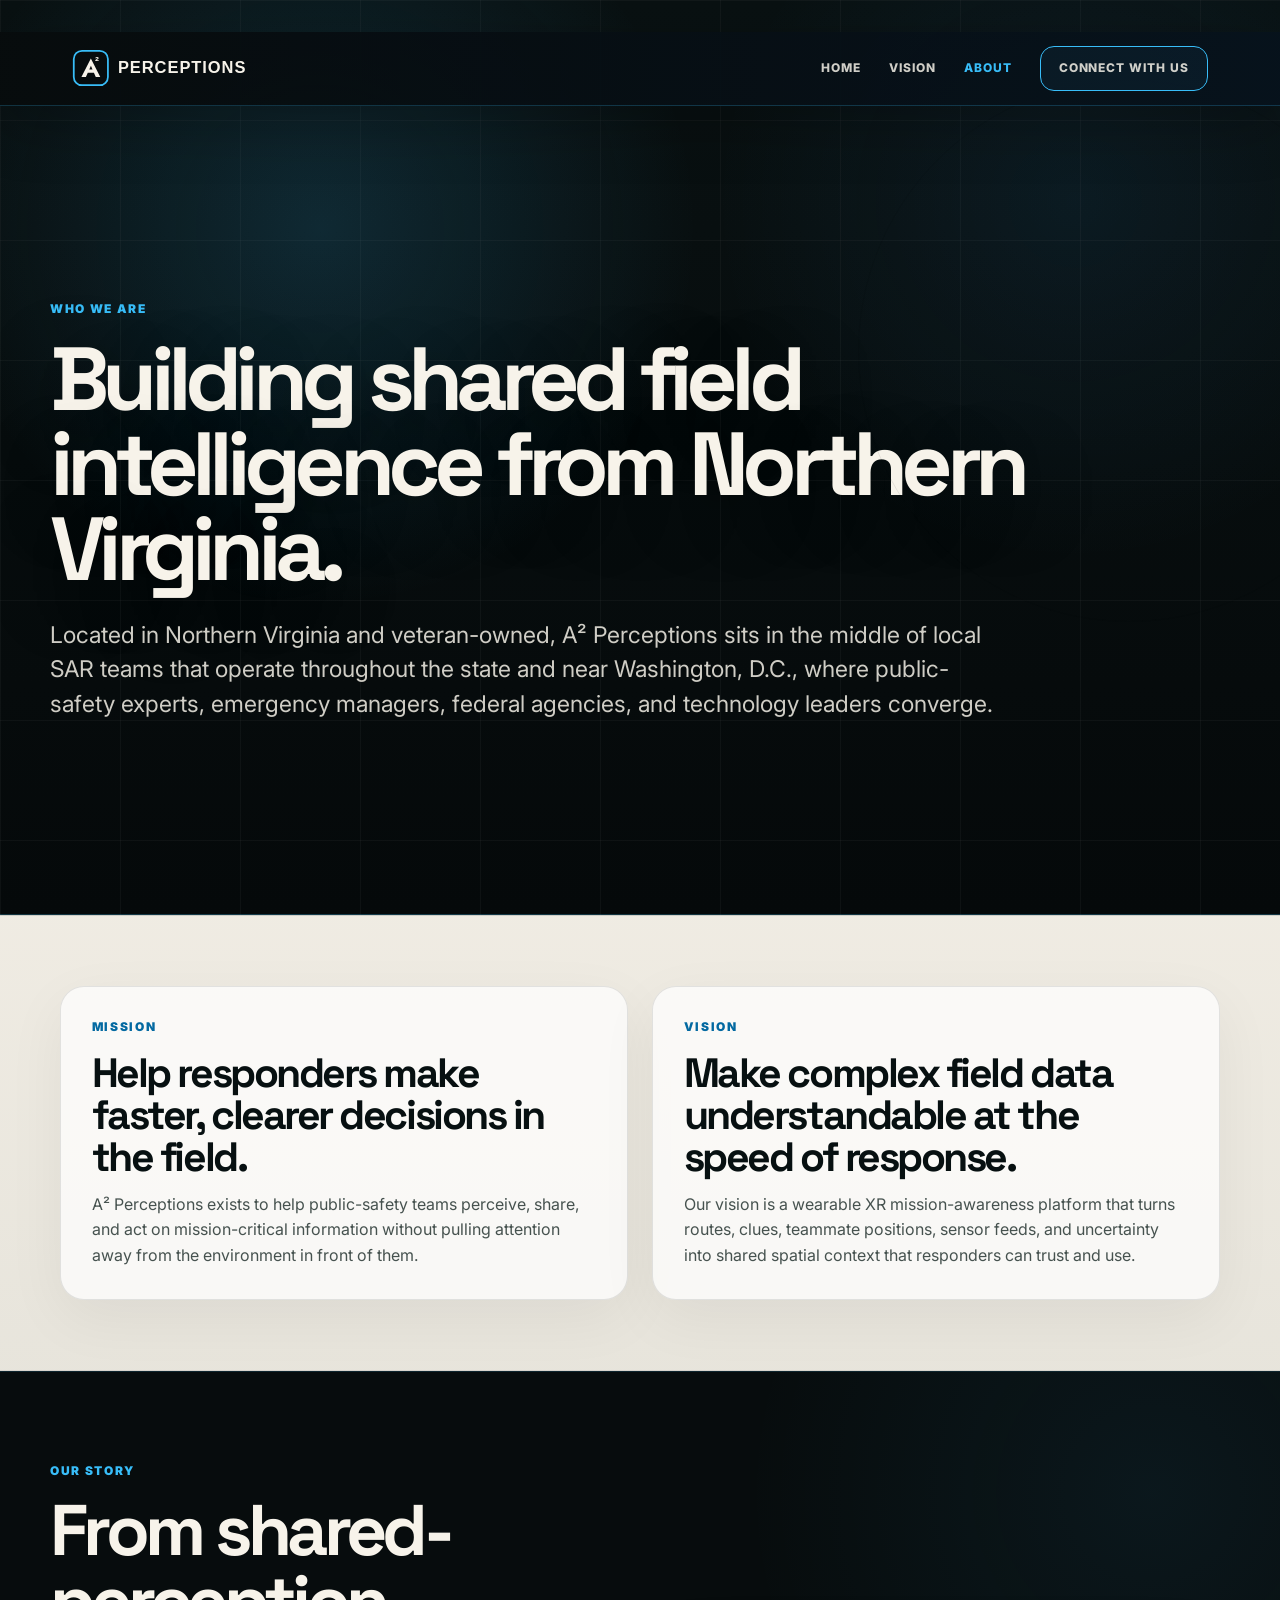
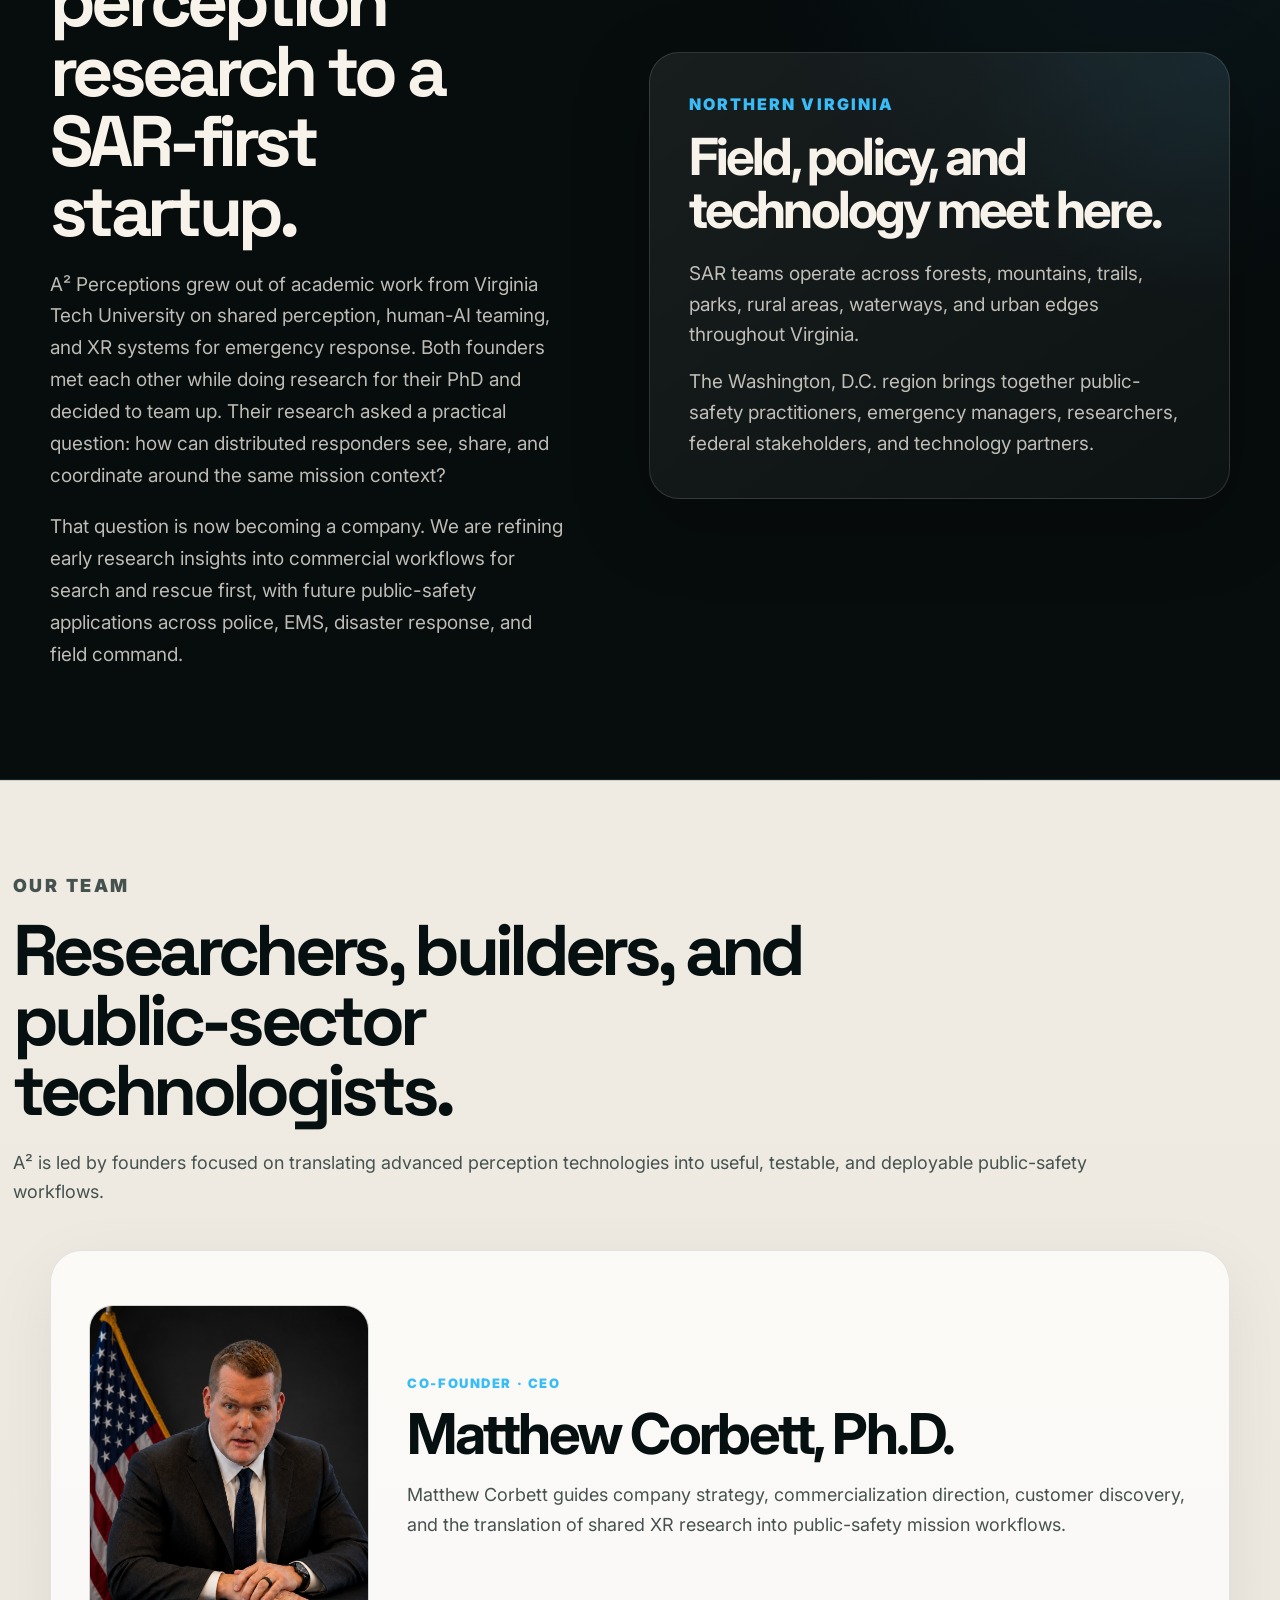
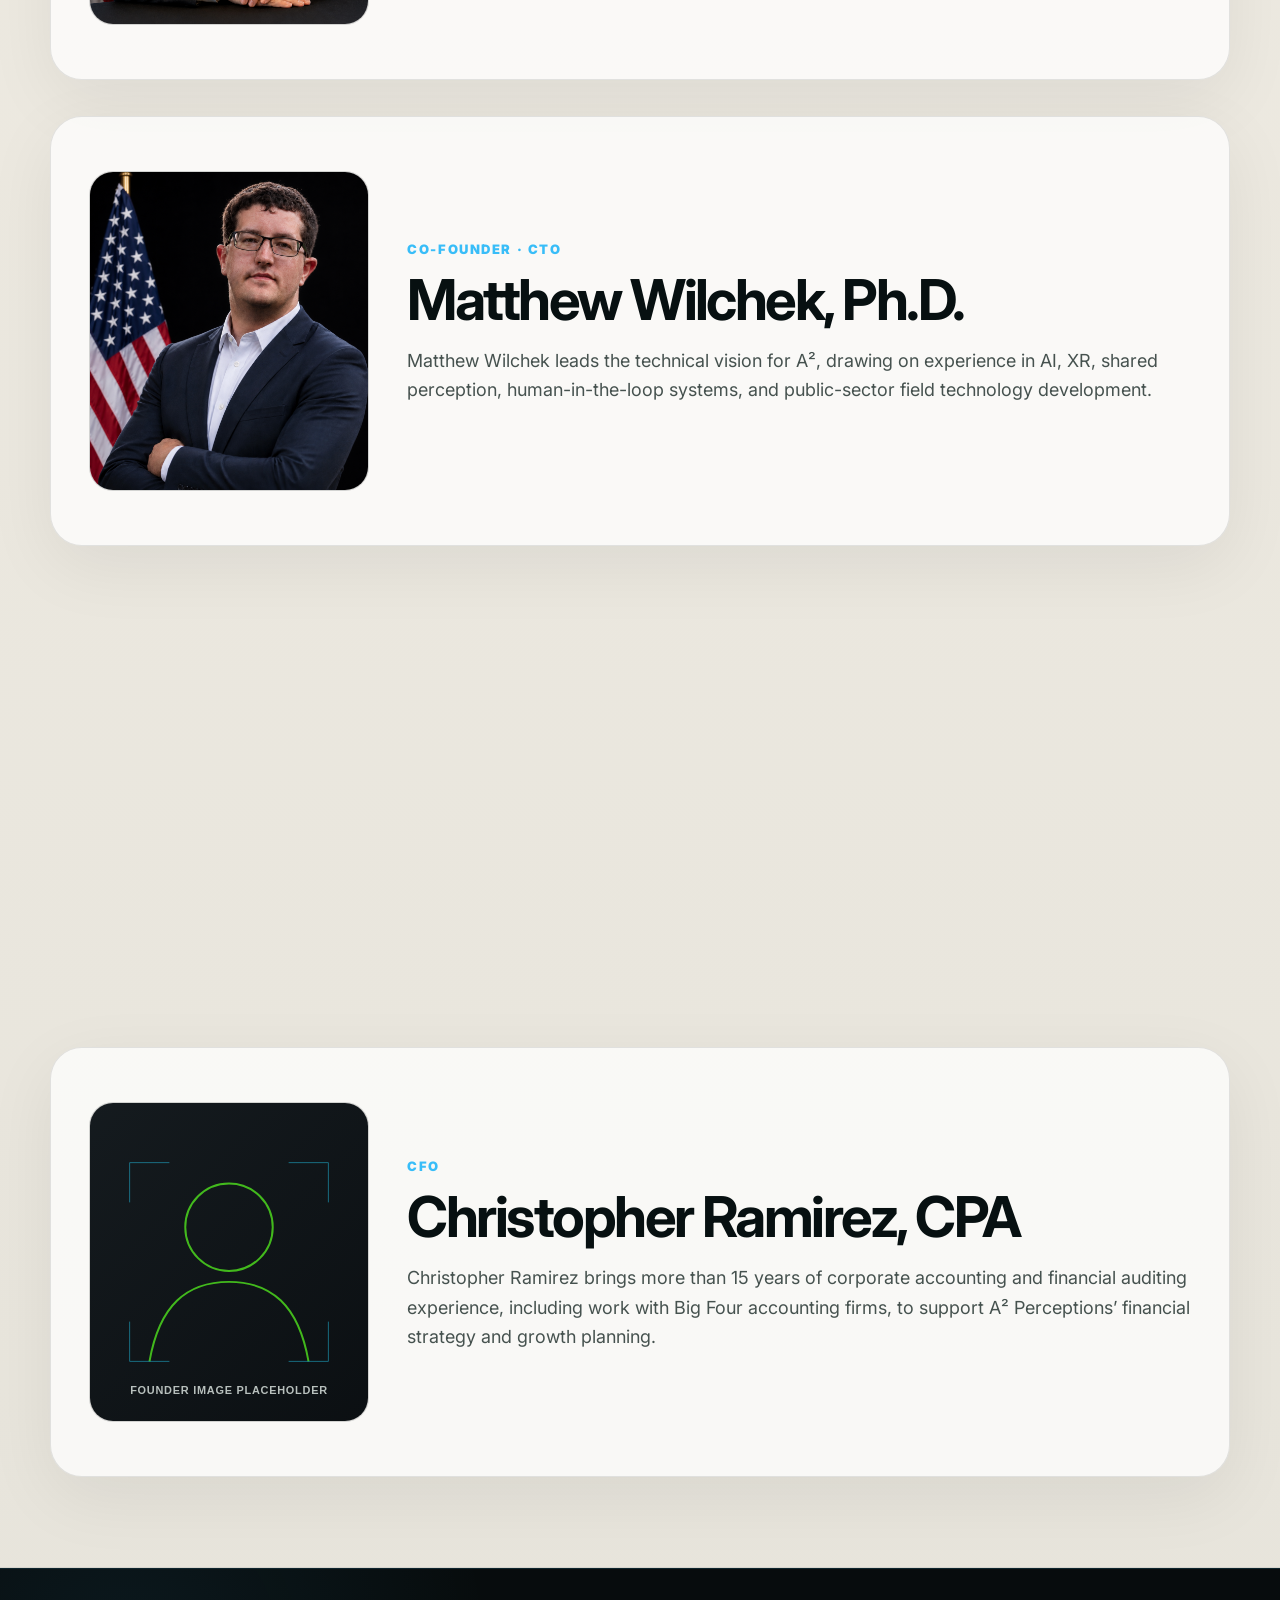
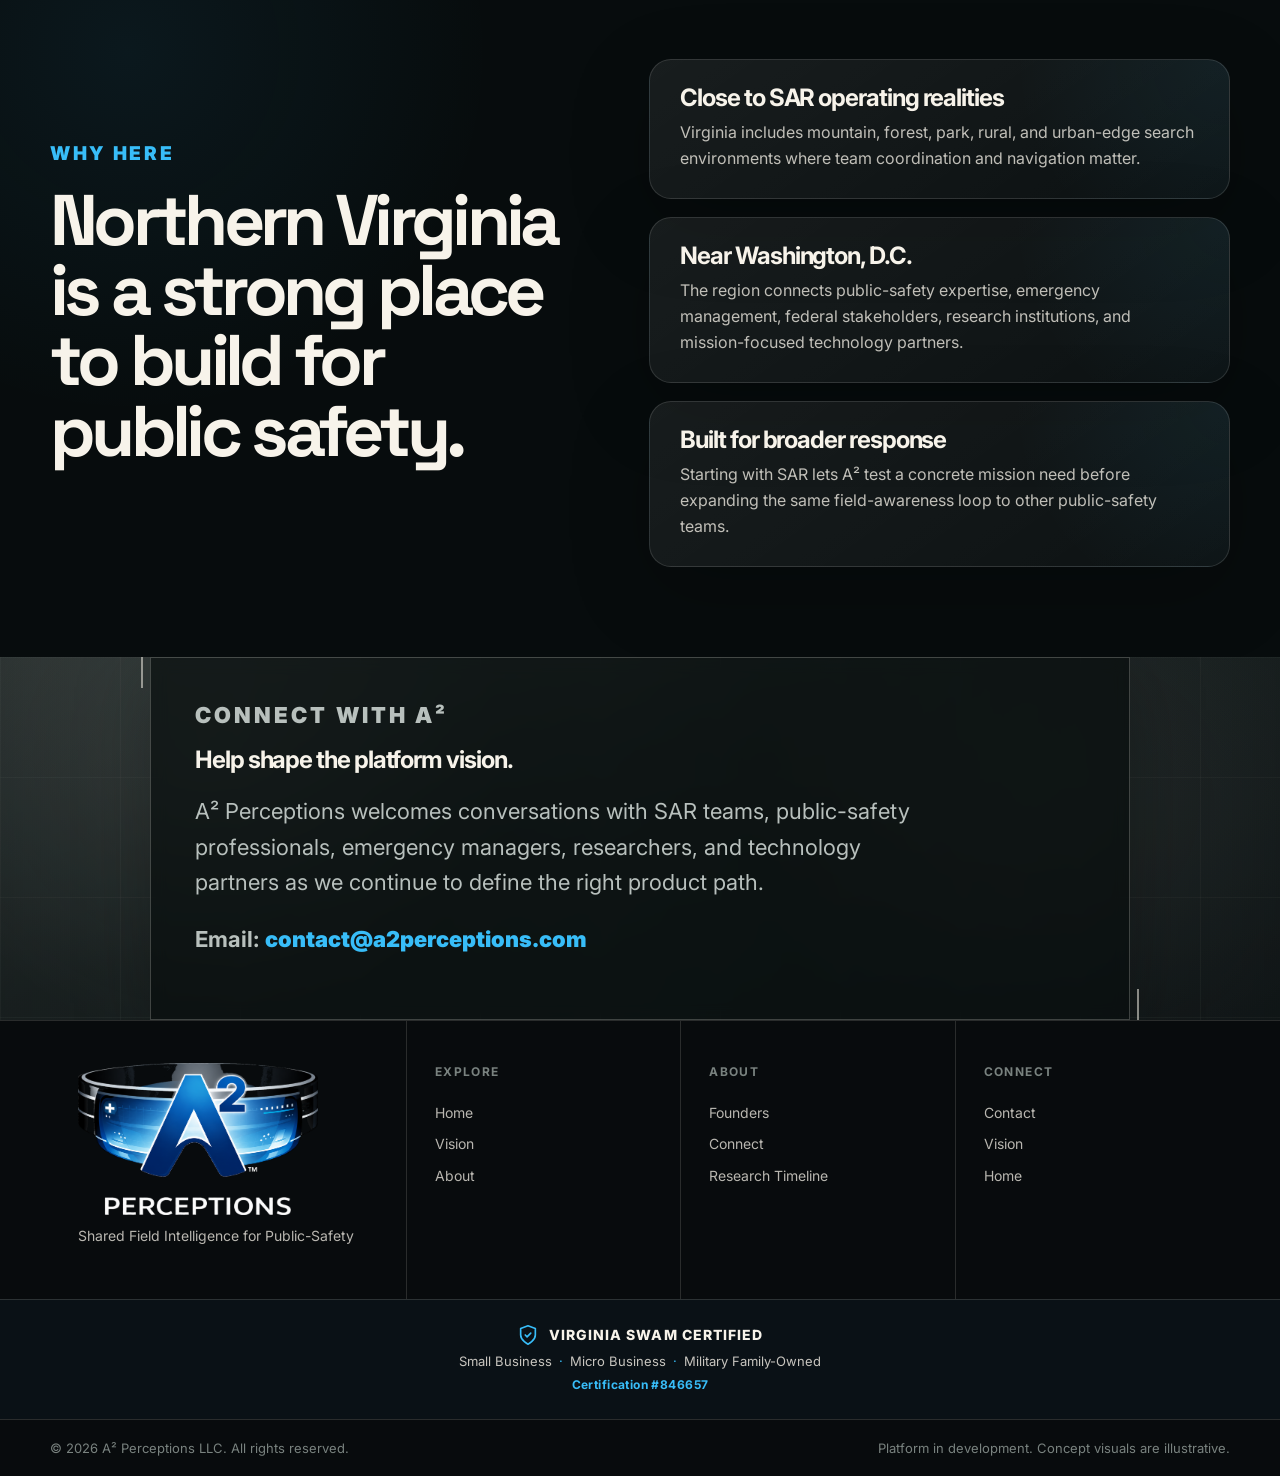
<file: about.html>
<!doctype html>
<html lang="en">
<head>
  <meta charset="utf-8">
  <meta name="viewport" content="width=device-width, initial-scale=1">
  <meta property="og:title" content="About | A² Perceptions">
  <meta property="og:description" content="A Northern Virginia, veteran-owned startup building shared field intelligence for public-safety teams.">
  <meta property="og:type" content="website">
  <meta property="og:url" content="https://a2perceptions.com/about.html">
  <meta property="og:image" content="https://a2perceptions.com/assets/img/social-preview.png">
  <meta property="og:image:width" content="1200">
  <meta property="og:image:height" content="630">

  <meta name="twitter:card" content="summary_large_image">
  <meta name="twitter:title" content="About | A² Perceptions">
  <meta name="twitter:description" content="A Northern Virginia startup building shared field intelligence for public-safety teams.">
  <meta name="twitter:image" content="https://a2perceptions.com/assets/img/social-preview.png">
  <title>About | A² Perceptions</title>
  <meta name="description" content="Learn about A² Perceptions, a Northern Virginia startup translating shared perception, XR, and AI research into public-safety mission-awareness tools.">
  <link rel="preconnect" href="https://fonts.googleapis.com">
  <link rel="preconnect" href="https://fonts.gstatic.com" crossorigin>
  <link href="https://fonts.googleapis.com/css2?family=Inter:wght@400;600;700;800;900&family=Space+Grotesk:wght@500;700;800&display=swap" rel="stylesheet">
  <link rel="stylesheet" href="assets/css/styles.css">
  <link rel="stylesheet" href="assets/css/about-page.css">
  <link rel="icon" href="assets/img/favicon-32.png" sizes="32x32" type="image/png">
  <link rel="apple-touch-icon" href="assets/img/apple-touch-icon.png">
</head>
<body class="about-redesign">
  <!--<div class="announcement">A² Perceptions is developing shared field intelligence for public-safety teams</div>-->
  <header class="site-header" aria-label="Primary navigation">
    <div class="header-inner">
      <a class="logo" href="index.html" aria-label="A² Perceptions home"><img src="assets/img/a2-logo.svg" alt="A² Perceptions"></a>
      <button class="nav-toggle" aria-label="Toggle navigation" aria-expanded="false"><span></span><span></span><span></span></button>
      <nav class="nav">
        <a href="index.html">Home</a>
        <a href="vision.html">Vision</a>
        <a class="active" href="about.html">About</a>
        <a class="btn" href="about.html#connect">Connect With Us</a>
      </nav>
    </div>
  </header>

  <main>
    <section class="about-hero">
      <div class="container about-hero-inner">
        <p class="eyebrow reveal">Who we are</p>
        <h1 class="reveal">Building shared field intelligence from Northern Virginia.</h1>
        <p class="about-location reveal">Located in Northern Virginia and veteran-owned, A² Perceptions sits in the middle of local SAR teams that operate throughout the state and near Washington, D.C., where public-safety experts, emergency managers, federal agencies, and technology leaders converge.</p>
      </div>
    </section>

    <section class="section about-mission-section">
      <div class="container mission-vision-pair">
        <article class="mission-block reveal">
          <p class="section-kicker">Mission</p>
          <h2>Help responders make faster, clearer decisions in the field.</h2>
          <p>A² Perceptions exists to help public-safety teams perceive, share, and act on mission-critical information without pulling attention away from the environment in front of them.</p>
        </article>
        <article class="mission-block reveal">
          <p class="section-kicker">Vision</p>
          <h2>Make complex field data understandable at the speed of response.</h2>
          <p>Our vision is a wearable XR mission-awareness platform that turns routes, clues, teammate positions, sensor feeds, and uncertainty into shared spatial context that responders can trust and use.</p>
        </article>
      </div>
    </section>

    <section class="section about-story-section">
      <div class="container story-grid">
        <div class="story-copy reveal">
          <p class="section-kicker">Our story</p>
          <h2>From shared-perception research to a SAR-first startup.</h2>
          <p>A² Perceptions grew out of academic work from Virginia Tech University on shared perception, human-AI teaming, and XR systems for emergency response. Both founders met each other while doing research for their PhD and decided to team up. Their research asked a practical question: how can distributed responders see, share, and coordinate around the same mission context?</p>
          <p>That question is now becoming a company. We are refining early research insights into commercial workflows for search and rescue first, with future public-safety applications across police, EMS, disaster response, and field command.</p>
        </div>
        <div class="story-panel reveal" aria-label="A² operating context">
          <div class="story-stat">
            <span>Northern Virginia</span>
            <strong>Field, policy, and technology meet here.</strong>
          </div>
          <div class="story-lines">
            <p>SAR teams operate across forests, mountains, trails, parks, rural areas, waterways, and urban edges throughout Virginia.</p>
            <p>The Washington, D.C. region brings together public-safety practitioners, emergency managers, researchers, federal stakeholders, and technology partners.</p>
          </div>
        </div>
      </div>
    </section>

    <section id="founders" class="section founders-about-section">
      <div class="container">
        <div class="about-section-head reveal">
          <p class="section-kicker">Our team</p>
          <h2>Researchers, builders, and public-sector technologists.</h2>
          <p>A² is led by founders focused on translating advanced perception technologies into useful, testable, and deployable public-safety workflows.</p>
        </div>

        <div class="about-founder-grid">
          <article class="about-founder-card reveal">
            <img src="assets/img/matt-corbett-headshot.png" alt="Founder image placeholder for Matthew Corbett">
            <div>
              <p class="role">Co-Founder · CEO</p>
              <h3><a href="https://www.linkedin.com/in/matthew-corbett-56a0b093/" target="_blank" rel="noopener noreferrer">Matthew Corbett, Ph.D.</a></h3>
              <p>Matthew Corbett guides company strategy, commercialization direction, customer discovery, and the translation of shared XR research into public-safety mission workflows.</p>
            </div>
          </article>

          <article class="about-founder-card reveal">
            <img src="assets/img/matt-wilchek-headshot.png" alt="Matthew Wilchek founder headshot">
            <div>
              <p class="role">Co-Founder · CTO</p>
              <h3><a href="https://www.linkedin.com/in/matthew-wilchek-phd-1b52b3207/" target="_blank" rel="noopener noreferrer">Matthew Wilchek, Ph.D.</a></h3>
              <p>Matthew Wilchek leads the technical vision for A², drawing on experience in AI, XR, shared perception, human-in-the-loop systems, and public-sector field technology development.</p>
            </div>
          </article>

          <article class="about-founder-card reveal">
            <img src="assets/img/mike-wilchek-headshot.png" alt="Michael Wilchek headshot">
            <div>
              <p class="role">VP of Business Development</p>
              <h3><a href="https://www.linkedin.com/in/michael-wilchek-4ba7b325/" target="_blank" rel="noopener noreferrer">Michael Wilchek</a></h3>
              <p>Michael Wilchek brings more than 30 years of business development, retail operations, and regional leadership experience, having managed large store teams and multi-location operations across nationally recognized brands.</p>
            </div>
          </article>

          <article class="about-founder-card reveal">
            <img src="assets/img/founder-placeholder.svg" alt="Christopher Ramirez headshot">
            <div>
              <p class="role">CFO</p>
              <h3><a href="" target="_blank" rel="noopener noreferrer">Christopher Ramirez, CPA</a></h3>
              <p>Christopher Ramirez brings more than 15 years of corporate accounting and financial auditing experience, including work with Big Four accounting firms, to support A² Perceptions’ financial strategy and growth planning.</p>
            </div>
          </article>

        </div>
      </div>
    </section>

    <section class="section about-location-section">
      <div class="container location-grid">
        <div class="location-copy reveal">
          <p class="section-kicker">Why here</p>
          <h2>Northern Virginia is a strong place to build for public safety.</h2>
        </div>
        <div class="location-cards">
          <article class="location-card reveal"><h3>Close to SAR operating realities</h3><p>Virginia includes mountain, forest, park, rural, and urban-edge search environments where team coordination and navigation matter.</p></article>
          <article class="location-card reveal"><h3>Near Washington, D.C.</h3><p>The region connects public-safety expertise, emergency management, federal stakeholders, research institutions, and mission-focused technology partners.</p></article>
          <article class="location-card reveal"><h3>Built for broader response</h3><p>Starting with SAR lets A² test a concrete mission need before expanding the same field-awareness loop to other public-safety teams.</p></article>
        </div>
      </div>
    </section>

    <section id="connect" class="contact-band about-contact-band">
      <div class="container">
        <div class="contact-box reveal">
          <p class="section-kicker">Connect with A²</p>
          <h2>Help shape the platform vision.</h2>
          <p>A² Perceptions welcomes conversations with SAR teams, public-safety professionals, emergency managers, researchers, and technology partners as we continue to define the right product path.</p>
          <p><strong>Email:</strong> <a href="mailto:contact@a2perceptions.com">contact@a2perceptions.com</a></p>
        </div>
      </div>
    </section>
  </main>

  <footer class="site-footer">
    <div class="container footer-grid">
      <div class="footer-col footer-logo"><img src="assets/img/a2-logo-official-footer.png" alt="Official A² Perceptions logo"><p>Shared Field Intelligence for Public-Safety</p></div>
      <div class="footer-col"><h4>Explore</h4><a href="index.html">Home</a><a href="vision.html">Vision</a><a href="about.html">About</a></div>
      <div class="footer-col"><h4>About</h4><a href="#founders">Founders</a><a href="#connect">Connect</a><a href="vision.html#references">Research Timeline</a></div>
      <div class="footer-col"><h4>Connect</h4><a href="about.html#connect">Contact</a><a href="vision.html">Vision</a><a href="index.html">Home</a></div>
    </div>
    <div class="footer-certification" aria-label="Virginia SWaM business certification">
      <div class="container footer-certification-inner">
        <div class="footer-certification-heading">
          <svg class="footer-certification-icon" viewBox="0 0 24 24" fill="none" stroke="currentColor" stroke-width="1.8" stroke-linecap="round" stroke-linejoin="round" aria-hidden="true" focusable="false">
            <path d="M12 22s8-4 8-10V5l-8-3-8 3v7c0 6 8 10 8 10Z"></path>
            <path d="m9 12 2 2 4-4"></path>
          </svg>
          <span>Virginia SWaM Certified</span>
        </div>
        <p class="footer-certification-designations">Small Business <span aria-hidden="true">·</span> Micro Business <span aria-hidden="true">·</span> Military Family-Owned</p>
        <p class="footer-certification-number">Certification #846657</p>
      </div>
    </div>
    <div class="footer-bottom"><div class="container"><span>© <span id="year">2026</span> A² Perceptions LLC. All rights reserved.</span><span>Platform in development. Concept visuals are illustrative.</span></div></div>
  </footer>
  <script src="assets/js/main.js"></script>
  <script>document.getElementById('year').textContent = new Date().getFullYear();</script>
<!-- Cloudflare Web Analytics --><script defer src='https://static.cloudflareinsights.com/beacon.min.js' data-cf-beacon='{"token": "a31a08a41f914ccd8b4eafe5780ccd11"}'></script><!-- End Cloudflare Web Analytics -->
</body>
</html>
</file>
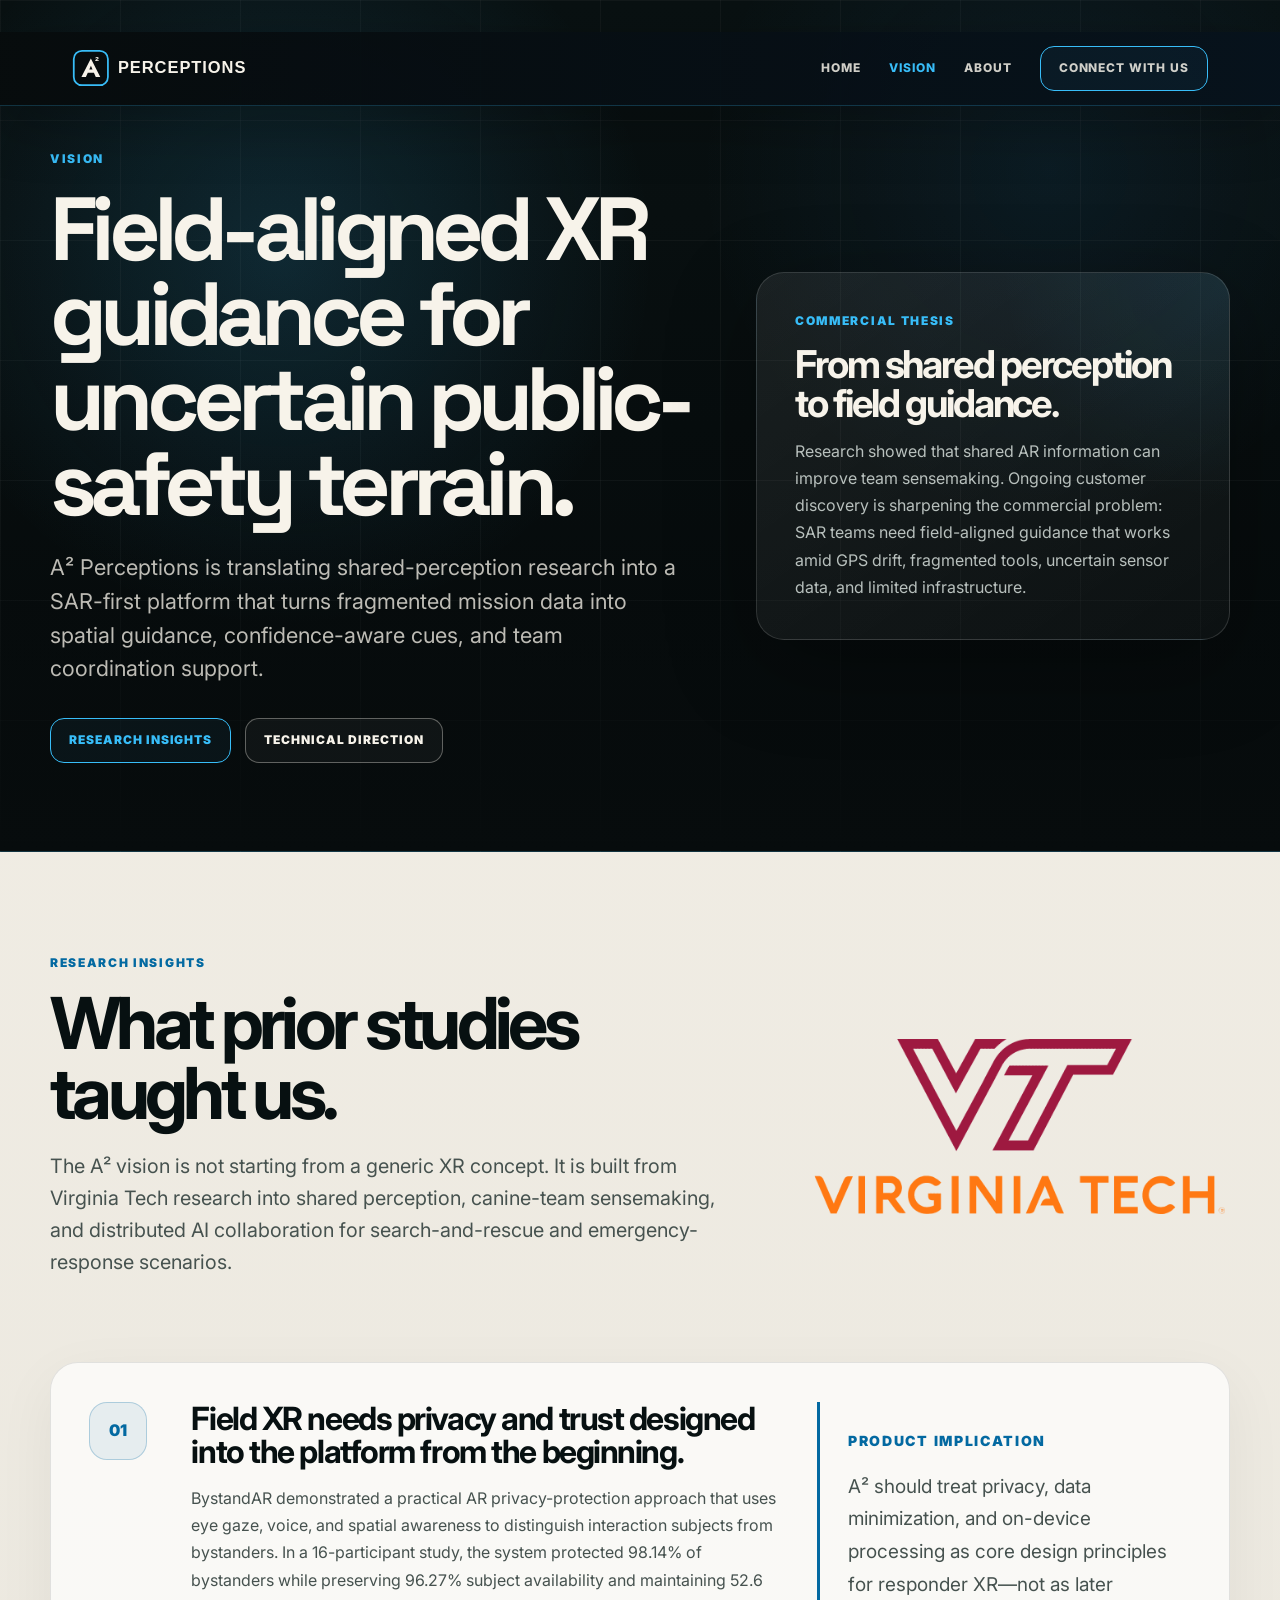
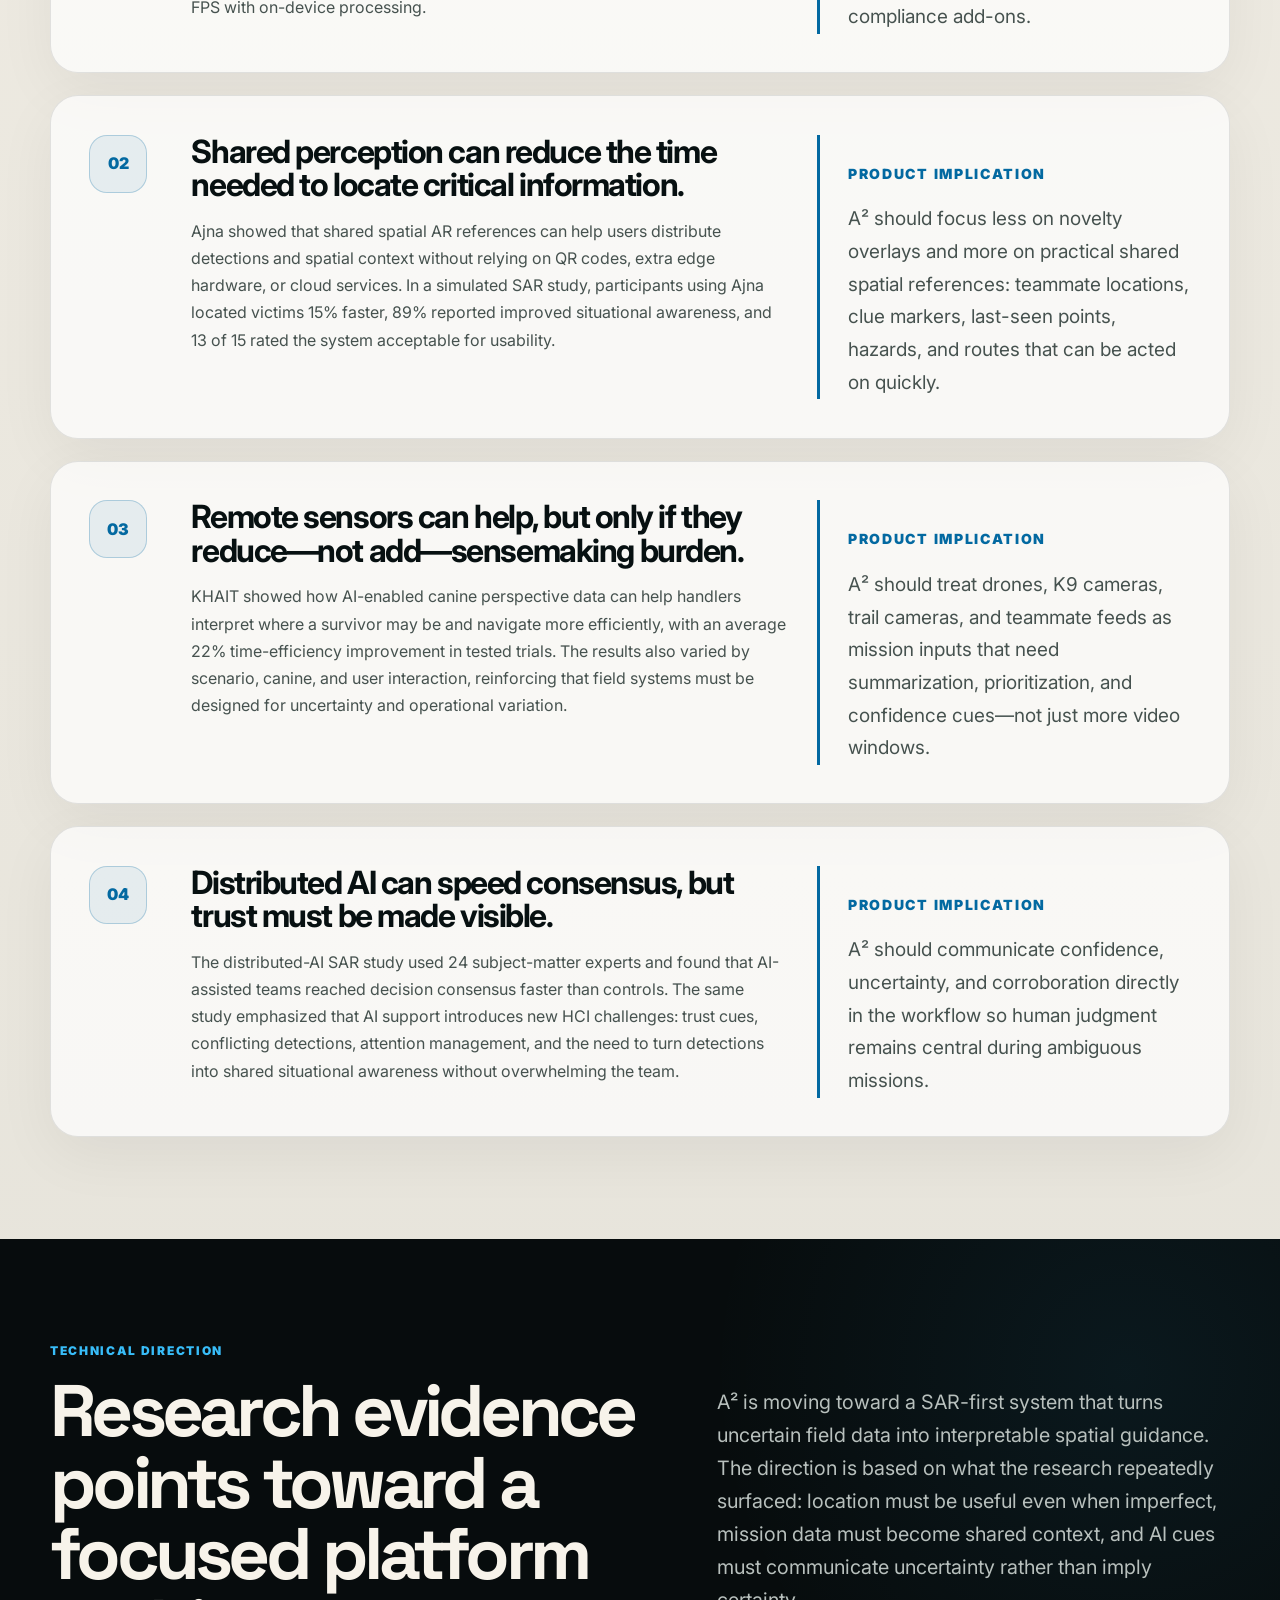
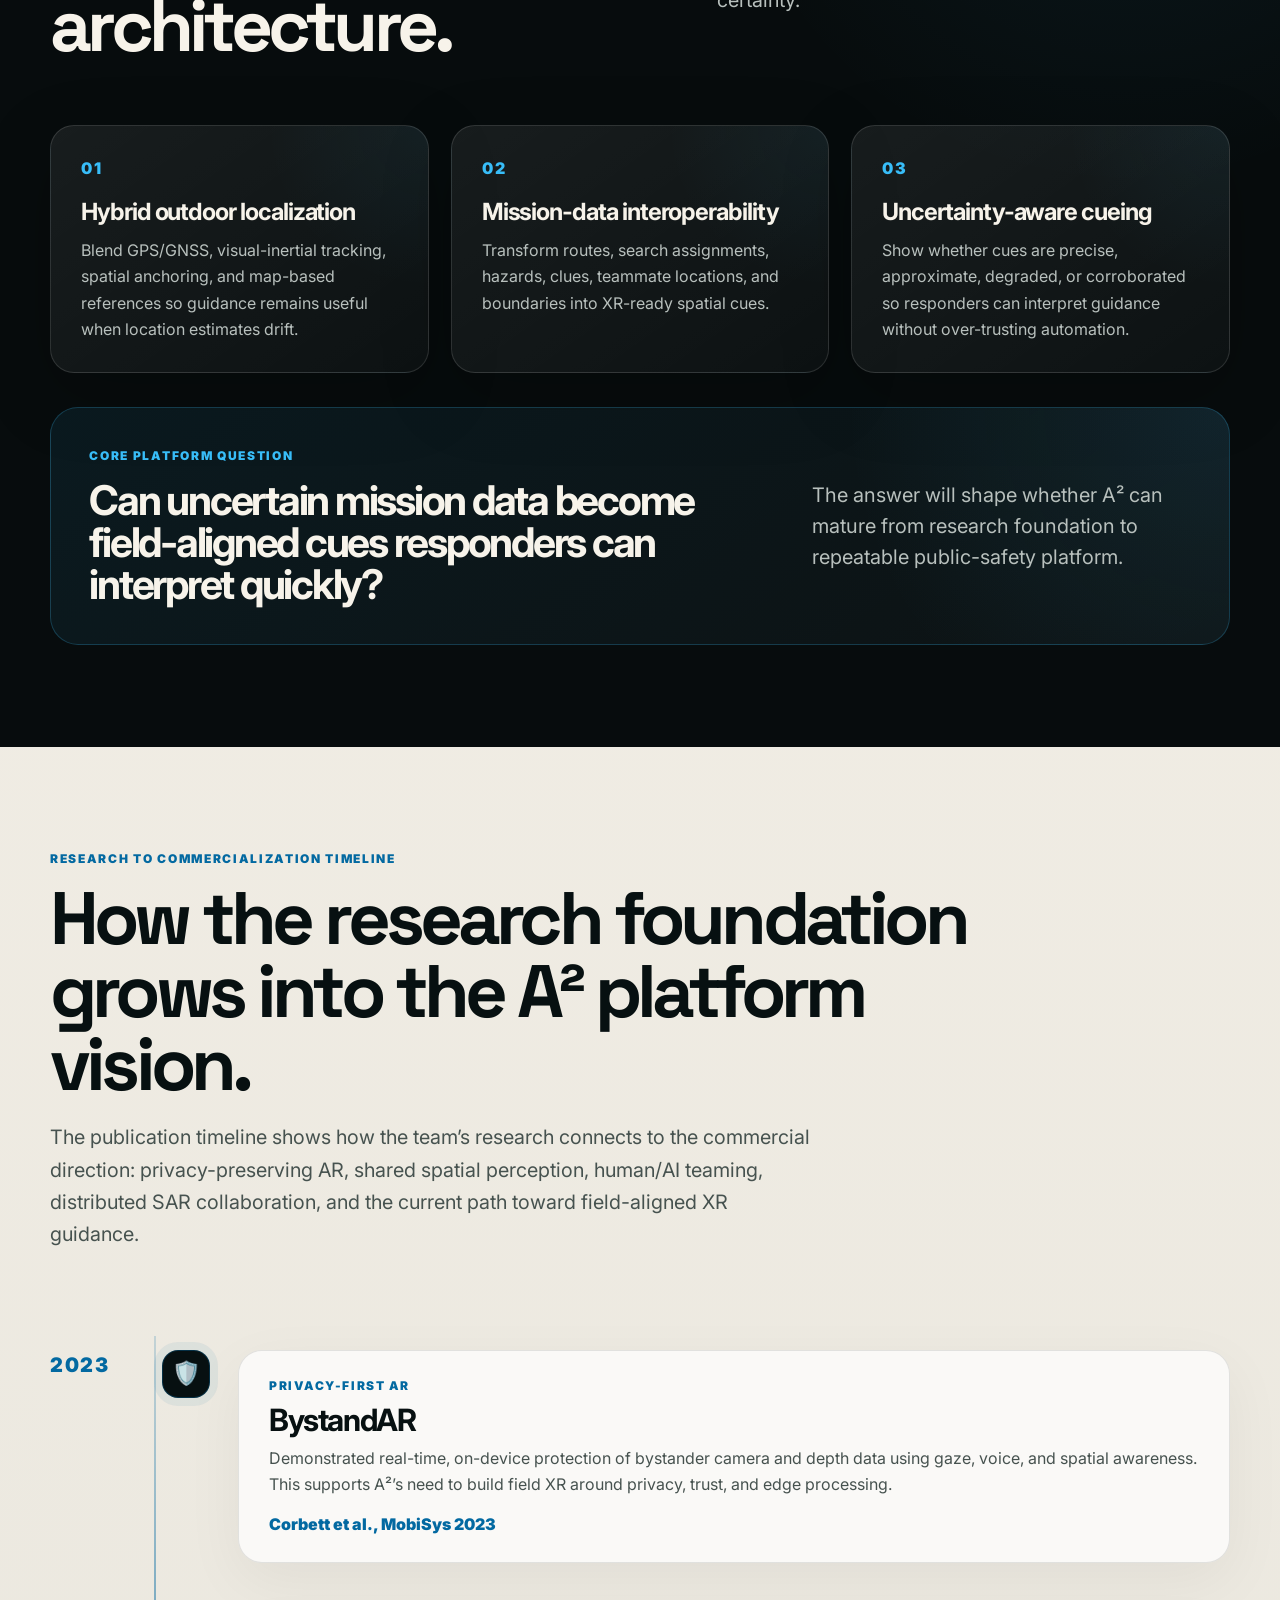
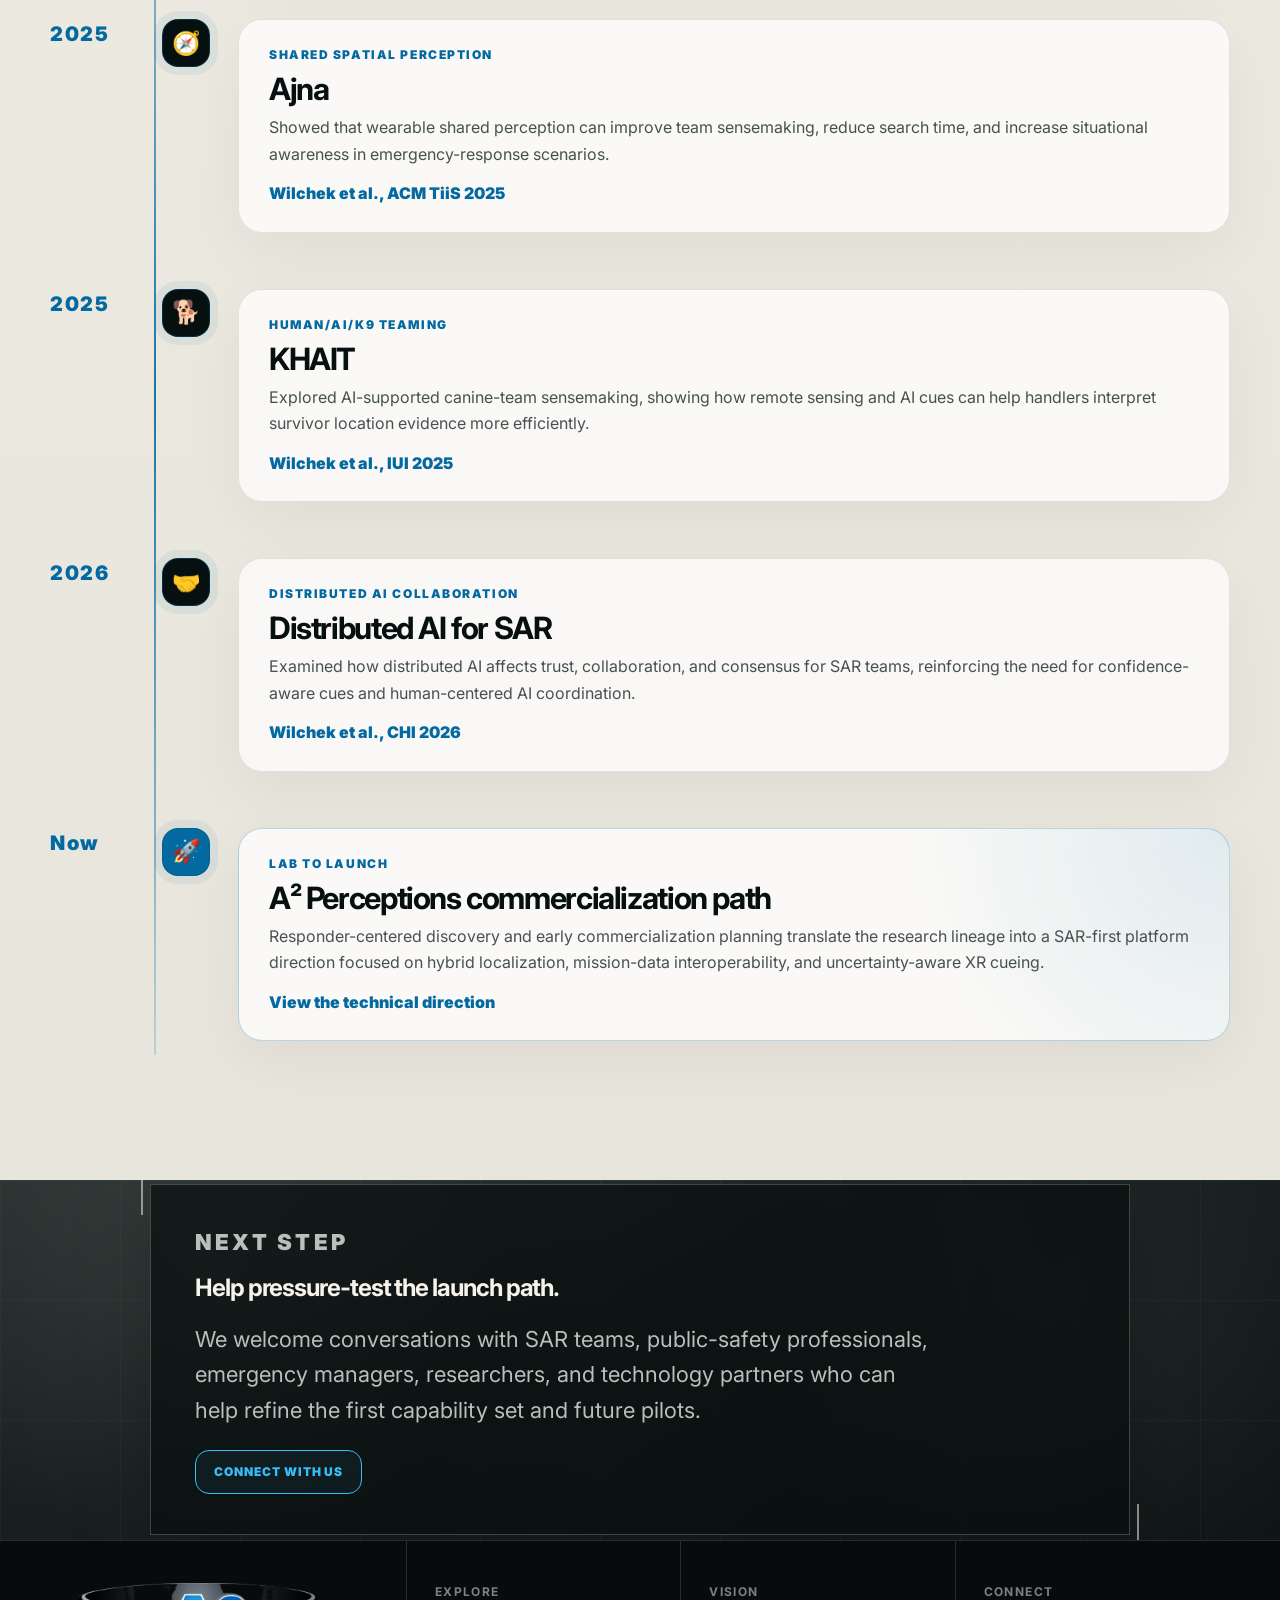
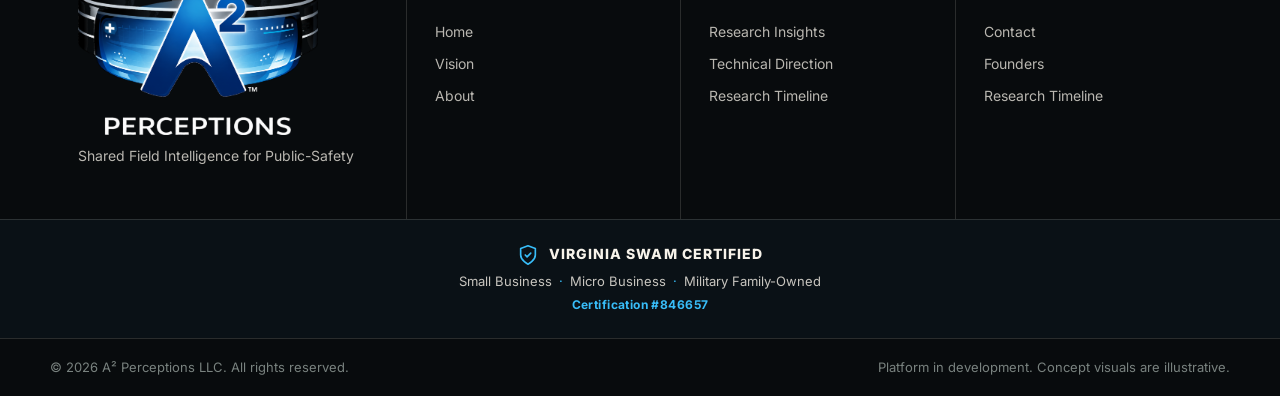
<file: vision.html>
<!doctype html>
<html lang="en">
<head>
  <meta charset="utf-8">
  <meta name="viewport" content="width=device-width, initial-scale=1">
  <meta property="og:title" content="Vision | A² Perceptions">
  <meta property="og:description" content="Research-driven shared field intelligence for SAR and public-safety teams.">
  <meta property="og:type" content="website">
  <meta property="og:url" content="https://a2perceptions.com/vision.html">
  <meta property="og:image" content="https://a2perceptions.com/assets/img/social-preview.png">
  <meta property="og:image:width" content="1200">
  <meta property="og:image:height" content="630">

  <meta name="twitter:card" content="summary_large_image">
  <meta name="twitter:title" content="Vision | A² Perceptions">
  <meta name="twitter:description" content="Research-driven shared field intelligence for SAR and public-safety teams.">
  <meta name="twitter:image" content="https://a2perceptions.com/assets/img/social-preview.png">
  <title>Vision | A² Perceptions</title>
  <meta name="description" content="The A² Perceptions vision: field-aligned XR guidance for SAR teams, grounded in shared-perception research, responder-centered discovery, and a practical commercialization path.">
  <link rel="preconnect" href="https://fonts.googleapis.com">
  <link rel="preconnect" href="https://fonts.gstatic.com" crossorigin>
  <link href="https://fonts.googleapis.com/css2?family=Inter:wght@400;600;700;800;900&family=Space+Grotesk:wght@500;700;800&display=swap" rel="stylesheet">
  <link rel="stylesheet" href="assets/css/styles.css">
  <link rel="stylesheet" href="assets/css/vision-page.css">
  <link rel="icon" href="assets/img/favicon-32.png" sizes="32x32" type="image/png">
  <link rel="apple-touch-icon" href="assets/img/apple-touch-icon.png">
</head>
<body class="vision-redesign">
  <!--<div class="announcement">A² Perceptions is developing shared field intelligence for public-safety teams</div>-->
  <header class="site-header" aria-label="Primary navigation">
    <div class="header-inner">
      <a class="logo" href="index.html" aria-label="A² Perceptions home"><img src="assets/img/a2-logo.svg" alt="A² Perceptions"></a>
      <button class="nav-toggle" aria-label="Toggle navigation" aria-expanded="false"><span></span><span></span><span></span></button>
      <nav class="nav">
        <a href="index.html">Home</a>
        <a class="active" href="vision.html">Vision</a>
        <a href="about.html">About</a>
        <a class="btn" href="about.html#connect">Connect With Us</a>
      </nav>
    </div>
  </header>

  <main>
    <section class="vision-hero">
      <div class="container vision-hero-grid">
        <div class="vision-hero-copy">
          <p class="eyebrow reveal">Vision</p>
          <h1 class="reveal">Field-aligned XR guidance for uncertain public-safety terrain.</h1>
          <p class="lead reveal">A² Perceptions is translating shared-perception research into a SAR-first platform that turns fragmented mission data into spatial guidance, confidence-aware cues, and team coordination support.</p>
          <div class="hero-actions reveal">
            <a class="btn" href="#research-insights">Research Insights</a>
            <a class="btn secondary" href="#technical-direction">Technical Direction</a>
          </div>
        </div>
        <aside class="vision-thesis-card reveal" aria-label="Vision thesis">
          <p class="section-kicker">Commercial thesis</p>
          <h2>From shared perception to field guidance.</h2>
          <p>Research showed that shared AR information can improve team sensemaking. Ongoing customer discovery is sharpening the commercial problem: SAR teams need field-aligned guidance that works amid GPS drift, fragmented tools, uncertain sensor data, and limited infrastructure.</p>
        </aside>
      </div>
    </section>


    <section id="research-insights" class="section research-insights-section">
      <div class="container">
        <div class="vision-section-head compact research-head-with-logo">
        <div class="research-head-copy">
            <p class="section-kicker reveal">Research insights</p>
            <h3 class="research-head-title reveal">What prior studies taught us.</h3>
            <p class="copy reveal">The A² vision is not starting from a generic XR concept. It is built from Virginia Tech research into shared perception, canine-team sensemaking, and distributed AI collaboration for search-and-rescue and emergency-response scenarios.</p>
        </div>

        <div class="vt-research-logo reveal" aria-label="Virginia Tech research connection">
            <img src="assets/img/vt-logo.png" alt="Virginia Tech logo">
        </div>
       </div>

        <div class="insight-stack">

          <article class="insight-panel reveal">
            <div class="insight-number">01</div>
            <div>
              <h3>Field XR needs privacy and trust designed into the platform from the beginning.</h3>
              <p>BystandAR demonstrated a practical AR privacy-protection approach that uses eye gaze, voice, and spatial awareness to distinguish interaction subjects from bystanders. In a 16-participant study, the system protected 98.14% of bystanders while preserving 96.27% subject availability and maintaining 52.6 FPS with on-device processing.</p>
            </div>
            <div class="product-implication">
              <span>Product implication</span>
              <p>A² should treat privacy, data minimization, and on-device processing as core design principles for responder XR—not as later compliance add-ons.</p>
            </div>
          </article>
          <article class="insight-panel reveal">
            <div class="insight-number">02</div>
            <div>
              <h3>Shared perception can reduce the time needed to locate critical information.</h3>
              <p>Ajna showed that shared spatial AR references can help users distribute detections and spatial context without relying on QR codes, extra edge hardware, or cloud services. In a simulated SAR study, participants using Ajna located victims 15% faster, 89% reported improved situational awareness, and 13 of 15 rated the system acceptable for usability.</p>
            </div>
            <div class="product-implication">
              <span>Product implication</span>
              <p>A² should focus less on novelty overlays and more on practical shared spatial references: teammate locations, clue markers, last-seen points, hazards, and routes that can be acted on quickly.</p>
            </div>
          </article>

          <article class="insight-panel reveal">
            <div class="insight-number">03</div>
            <div>
              <h3>Remote sensors can help, but only if they reduce—not add—sensemaking burden.</h3>
              <p>KHAIT showed how AI-enabled canine perspective data can help handlers interpret where a survivor may be and navigate more efficiently, with an average 22% time-efficiency improvement in tested trials. The results also varied by scenario, canine, and user interaction, reinforcing that field systems must be designed for uncertainty and operational variation.</p>
            </div>
            <div class="product-implication">
              <span>Product implication</span>
              <p>A² should treat drones, K9 cameras, trail cameras, and teammate feeds as mission inputs that need summarization, prioritization, and confidence cues—not just more video windows.</p>
            </div>
          </article>

          <article class="insight-panel reveal">
            <div class="insight-number">04</div>
            <div>
              <h3>Distributed AI can speed consensus, but trust must be made visible.</h3>
              <p>The distributed-AI SAR study used 24 subject-matter experts and found that AI-assisted teams reached decision consensus faster than controls. The same study emphasized that AI support introduces new HCI challenges: trust cues, conflicting detections, attention management, and the need to turn detections into shared situational awareness without overwhelming the team.</p>
            </div>
            <div class="product-implication">
              <span>Product implication</span>
              <p>A² should communicate confidence, uncertainty, and corroboration directly in the workflow so human judgment remains central during ambiguous missions.</p>
            </div>
          </article>
        </div>
      </div>
    </section>


    <section id="technical-direction" class="section technical-direction-section">
      <div class="container">
        <div class="technical-direction-head">
          <div>
            <p class="section-kicker reveal">Technical direction</p>
            <h2 class="reveal">Research evidence points toward a focused platform architecture.</h2>
          </div>
          <p class="copy reveal">A² is moving toward a SAR-first system that turns uncertain field data into interpretable spatial guidance. The direction is based on what the research repeatedly surfaced: location must be useful even when imperfect, mission data must become shared context, and AI cues must communicate uncertainty rather than imply certainty.</p>
        </div>

        <div class="technical-architecture">
          <article class="architecture-card reveal">
            <span>01</span>
            <h3>Hybrid outdoor localization</h3>
            <p>Blend GPS/GNSS, visual-inertial tracking, spatial anchoring, and map-based references so guidance remains useful when location estimates drift.</p>
          </article>
          <article class="architecture-card reveal">
            <span>02</span>
            <h3>Mission-data interoperability</h3>
            <p>Transform routes, search assignments, hazards, clues, teammate locations, and boundaries into XR-ready spatial cues.</p>
          </article>
          <article class="architecture-card reveal">
            <span>03</span>
            <h3>Uncertainty-aware cueing</h3>
            <p>Show whether cues are precise, approximate, degraded, or corroborated so responders can interpret guidance without over-trusting automation.</p>
          </article>
        </div>

        <div class="feasibility-band reveal">
          <div>
            <p class="section-kicker">Core platform question</p>
            <h3>Can uncertain mission data become field-aligned cues responders can interpret quickly?</h3>
          </div>
          <p>The answer will shape whether A² can mature from research foundation to repeatable public-safety platform.</p>
        </div>
      </div>
    </section>





    <section id="references" class="section vision-references-section">
      <div class="container">
        <div class="vision-section-head compact">
          <p class="section-kicker reveal">Research to commercialization timeline</p>
          <h2 class="reveal">How the research foundation grows into the A² platform vision.</h2>
          <p class="copy reveal">The publication timeline shows how the team’s research connects to the commercial direction: privacy-preserving AR, shared spatial perception, human/AI teaming, distributed SAR collaboration, and the current path toward field-aligned XR guidance.</p>
        </div>

        <div class="research-timeline reveal" aria-label="A² Perceptions research and commercialization timeline">
          <article class="timeline-item">
            <div class="timeline-year">2023</div>
            <div class="timeline-icon" aria-hidden="true">🛡️</div>
            <div class="timeline-content">
              <p class="timeline-label">Privacy-first AR</p>
              <h3>BystandAR</h3>
              <p>Demonstrated real-time, on-device protection of bystander camera and depth data using gaze, voice, and spatial awareness. This supports A²’s need to build field XR around privacy, trust, and edge processing.</p>
              <a href="https://doi.org/10.1145/3581791.3596830" target="_blank" rel="noopener noreferrer">Corbett et al., MobiSys 2023</a>
            </div>
          </article>

          <article class="timeline-item">
            <div class="timeline-year">2025</div>
            <div class="timeline-icon" aria-hidden="true">🧭</div>
            <div class="timeline-content">
              <p class="timeline-label">Shared spatial perception</p>
              <h3>Ajna</h3>
              <p>Showed that wearable shared perception can improve team sensemaking, reduce search time, and increase situational awareness in emergency-response scenarios.</p>
              <a href="https://doi.org/10.1145/3690829" target="_blank" rel="noopener noreferrer">Wilchek et al., ACM TiiS 2025</a>
            </div>
          </article>

          <article class="timeline-item">
            <div class="timeline-year">2025</div>
            <div class="timeline-icon" aria-hidden="true">🐕</div>
            <div class="timeline-content">
              <p class="timeline-label">Human/AI/K9 teaming</p>
              <h3>KHAIT</h3>
              <p>Explored AI-supported canine-team sensemaking, showing how remote sensing and AI cues can help handlers interpret survivor location evidence more efficiently.</p>
              <a href="https://doi.org/10.1145/3708359.3712107" target="_blank" rel="noopener noreferrer">Wilchek et al., IUI 2025</a>
            </div>
          </article>

          <article class="timeline-item">
            <div class="timeline-year">2026</div>
            <div class="timeline-icon" aria-hidden="true">🤝</div>
            <div class="timeline-content">
              <p class="timeline-label">Distributed AI collaboration</p>
              <h3>Distributed AI for SAR</h3>
              <p>Examined how distributed AI affects trust, collaboration, and consensus for SAR teams, reinforcing the need for confidence-aware cues and human-centered AI coordination.</p>
              <a href="https://doi.org/10.1145/3772318.3791523" target="_blank" rel="noopener noreferrer">Wilchek et al., CHI 2026</a>
            </div>
          </article>

          <article class="timeline-item now-item">
            <div class="timeline-year">Now</div>
            <div class="timeline-icon" aria-hidden="true">🚀</div>
            <div class="timeline-content">
              <p class="timeline-label">Lab to launch</p>
              <h3>A² Perceptions commercialization path</h3>
              <p>Responder-centered discovery and early commercialization planning translate the research lineage into a SAR-first platform direction focused on hybrid localization, mission-data interoperability, and uncertainty-aware XR cueing.</p>
              <a href="#technical-direction">View the technical direction</a>
            </div>
          </article>
        </div>
      </div>
    </section>


    <section class="contact-band">
      <div class="container">
        <div class="contact-box reveal">
          <p class="section-kicker">Next step</p>
          <h2>Help pressure-test the launch path.</h2>
          <p>We welcome conversations with SAR teams, public-safety professionals, emergency managers, researchers, and technology partners who can help refine the first capability set and future pilots.</p>
          <a class="btn" href="about.html#connect">Connect With Us</a>
        </div>
      </div>
    </section>
  </main>

  <footer class="site-footer">
    <div class="container footer-grid">
      <div class="footer-col footer-logo"><img src="assets/img/a2-logo-official-footer.png" alt="Official A² Perceptions logo"><p>Shared Field Intelligence for Public-Safety</p></div>
      <div class="footer-col"><h4>Explore</h4><a href="index.html">Home</a><a href="vision.html">Vision</a><a href="about.html">About</a></div>
      <div class="footer-col"><h4>Vision</h4><a href="#research-insights">Research Insights</a><a href="#technical-direction">Technical Direction</a><a href="#references">Research Timeline</a></div>
      <div class="footer-col"><h4>Connect</h4><a href="about.html#connect">Contact</a><a href="about.html#founders">Founders</a><a href="#references">Research Timeline</a></div>
    </div>
    <div class="footer-certification" aria-label="Virginia SWaM business certification">
      <div class="container footer-certification-inner">
        <div class="footer-certification-heading">
          <svg class="footer-certification-icon" viewBox="0 0 24 24" fill="none" stroke="currentColor" stroke-width="1.8" stroke-linecap="round" stroke-linejoin="round" aria-hidden="true" focusable="false">
            <path d="M12 22s8-4 8-10V5l-8-3-8 3v7c0 6 8 10 8 10Z"></path>
            <path d="m9 12 2 2 4-4"></path>
          </svg>
          <span>Virginia SWaM Certified</span>
        </div>
        <p class="footer-certification-designations">Small Business <span aria-hidden="true">·</span> Micro Business <span aria-hidden="true">·</span> Military Family-Owned</p>
        <p class="footer-certification-number">Certification #846657</p>
      </div>
    </div>
    <div class="footer-bottom"><div class="container"><span>© <span id="year">2026</span> A² Perceptions LLC. All rights reserved.</span><span>Platform in development. Concept visuals are illustrative.</span></div></div>
  </footer>
  <script src="assets/js/main.js"></script>
  <script>document.getElementById('year').textContent = new Date().getFullYear();</script>
<!-- Cloudflare Web Analytics --><script defer src='https://static.cloudflareinsights.com/beacon.min.js' data-cf-beacon='{"token": "a31a08a41f914ccd8b4eafe5780ccd11"}'></script><!-- End Cloudflare Web Analytics -->
</body>
</html>
</file>
<file: assets/css/styles.css>
:root {
  --black: #070a0d;
  --near-black: #0b0f12;
  --charcoal: #12181d;
  --panel: #151b1f;
  --panel-2: #1b2227;
  --text: #f7f3ea;
  --muted: #b8c0bd;
  --muted-2: #79827f;
  --line: rgba(247, 243, 234, 0.14);
  --green: #38bdf8;
  --green-dim: rgba(56,189,248,0.18);
  --cyan: #24d7ff;
  --cyan-dim: rgba(36, 215, 255, 0.16);
  --amber: #ffaf3d;
  --cream: #f4f1ea;
  --ink: #090a0a;
  --max: 1180px;
  --radius-lg: 30px;
  --radius-md: 20px;
  --shadow: 0 20px 80px rgba(0,0,0,.32);
}

* { box-sizing: border-box; }
html { scroll-behavior: smooth; }
body {
  margin: 0;
  background: var(--near-black);
  color: var(--text);
  font-family: Inter, system-ui, -apple-system, BlinkMacSystemFont, "Segoe UI", sans-serif;
  line-height: 1.55;
  text-rendering: optimizeLegibility;
}
body.light-page { background: var(--cream); color: var(--ink); }
a { color: inherit; text-decoration: none; }
img, video { max-width: 100%; display: block; }
::selection { background: var(--green); color: var(--black); }

.announcement {
  background: var(--green);
  color: #031423;
  font-weight: 900;
  text-transform: uppercase;
  letter-spacing: .08em;
  font-size: 12px;
  text-align: center;
  padding: 8px 16px;
  border-bottom: 1px solid rgba(0,0,0,.28);
}

.site-header {
  position: fixed;
  top: 32px;
  left: 0;
  right: 0;
  z-index: 100;
  transition: background .25s ease, transform .25s ease, border .25s ease;
}
.site-header.scrolled { background: rgba(7, 10, 13, 0.86); backdrop-filter: blur(18px); border-bottom: 1px solid var(--line); }
.header-inner {
  max-width: var(--max);
  margin: 0 auto;
  display: flex;
  align-items: center;
  justify-content: space-between;
  gap: 24px;
  padding: 14px 22px;
}
.logo { display: flex; align-items: center; min-width: 190px; }
.logo img { width: 212px; height: auto; }
.nav { display: flex; align-items: center; gap: 28px; }
.nav a {
  color: rgba(247,243,234,.84);
  font-weight: 800;
  font-size: 12px;
  text-transform: uppercase;
  letter-spacing: .08em;
}
.nav a.active, .nav a:hover { color: var(--green); }
.nav-toggle { display: none; background: transparent; border: 1px solid var(--line); color: var(--text); border-radius: 12px; padding: 9px 11px; }
.nav-toggle span { display:block; width:22px; height:2px; background: currentColor; margin:4px 0; }
.btn {
  display: inline-flex;
  align-items: center;
  justify-content: center;
  gap: 10px;
  border: 1px solid var(--green);
  color: var(--green);
  background: rgba(56,189,248,.05);
  border-radius: 14px;
  padding: 12px 18px;
  font-size: 12px;
  font-weight: 900;
  text-transform: uppercase;
  letter-spacing: .08em;
  transition: transform .18s ease, background .18s ease, color .18s ease, border .18s ease;
  cursor: pointer;
}
.btn:hover { transform: translateY(-2px); background: var(--green); color: var(--black); }
.btn.secondary { border-color: rgba(247,243,234,.35); color: var(--text); background: rgba(247,243,234,.04); }
.btn.secondary:hover { background: var(--text); color: var(--black); }
.btn.dark { color: var(--near-black); background: var(--green); }
.btn.dark:hover { background: var(--cyan); border-color: var(--cyan); }

.hero {
  position: relative;
  min-height: 92vh;
  display: grid;
  align-items: end;
  overflow: hidden;
  isolation: isolate;
}
.hero.hero-compact { min-height: 68vh; align-items: center; }
.hero-media {
  position: absolute; inset: 0; z-index: -3; background: var(--near-black);
}
.hero-media video, .hero-media img {
  width: 100%; height: 100%; object-fit: cover;
  opacity: .82;
}
.hero::before {
  content: "";
  position: absolute; inset: 0; z-index: -2;
  background: linear-gradient(90deg, rgba(3,5,7,.92) 0%, rgba(3,5,7,.56) 42%, rgba(3,5,7,.74) 100%),
              linear-gradient(0deg, rgba(7,10,13,1) 0%, rgba(7,10,13,0) 42%);
}
.hero::after {
  content: "";
  position: absolute; inset: 0; z-index: -1;
  background-image: radial-gradient(circle at 65% 40%, rgba(56,189,248,.16), transparent 28%),
                    linear-gradient(rgba(255,255,255,.04) 1px, transparent 1px),
                    linear-gradient(90deg, rgba(255,255,255,.04) 1px, transparent 1px);
  background-size: auto, 88px 88px, 88px 88px;
  mask-image: linear-gradient(to bottom, transparent 0%, black 20%, black 75%, transparent 100%);
  opacity: .7;
}
.hero-content {
  width: min(var(--max), calc(100% - 40px));
  margin: 0 auto;
  padding: 190px 0 86px;
}
.eyebrow {
  color: var(--green);
  font-weight: 900;
  text-transform: uppercase;
  letter-spacing: .14em;
  font-size: 12px;
  margin: 0 0 18px;
}
h1, h2, h3 { line-height: 1.02; margin: 0; letter-spacing: -0.045em; }
h1 {
  font-family: "Space Grotesk", Inter, system-ui, sans-serif;
  font-size: clamp(52px, 9vw, 128px);
  max-width: 980px;
  font-weight: 800;
}
.hero p.lead, .lead {
  font-size: clamp(18px, 2.2vw, 25px);
  color: rgba(247,243,234,.82);
  max-width: 790px;
  margin: 24px 0 0;
}
.hero-actions { display:flex; gap:14px; flex-wrap:wrap; margin-top:32px; }
.hero-tags { display:flex; gap:10px; flex-wrap:wrap; margin-top:40px; }
.tag {
  border: 1px solid rgba(247,243,234,.2);
  color: rgba(247,243,234,.82);
  background: rgba(7,10,13,.42);
  backdrop-filter: blur(6px);
  border-radius: 999px;
  padding: 9px 13px;
  font-size: 12px;
  font-weight: 800;
  text-transform: uppercase;
  letter-spacing: .08em;
}
.tag.green { border-color: rgba(56,189,248,.4); color: var(--green); }

main { overflow: hidden; }
.section { padding: 100px 0; position: relative; }
.section.tight { padding: 68px 0; }
.container { width: min(var(--max), calc(100% - 40px)); margin: 0 auto; }
.section-header { display:flex; justify-content:space-between; align-items:end; gap:40px; margin-bottom:42px; }
.section-header.stack { display:block; }
.section-kicker {
  color: var(--green);
  text-transform: uppercase;
  font-weight: 900;
  letter-spacing: .14em;
  font-size: 12px;
  margin: 0 0 15px;
}
.section h2 { font-family: "Space Grotesk", Inter, sans-serif; font-size: clamp(38px, 5vw, 72px); max-width: 860px; }
.section .copy { color: var(--muted); max-width: 620px; font-size: 18px; }
.grid { display:grid; gap:22px; }
.grid.cols-2 { grid-template-columns: repeat(2, minmax(0, 1fr)); }
.grid.cols-3 { grid-template-columns: repeat(3, minmax(0, 1fr)); }
.grid.cols-4 { grid-template-columns: repeat(4, minmax(0, 1fr)); }
.card {
  background: linear-gradient(145deg, rgba(255,255,255,.065), rgba(255,255,255,.025));
  border: 1px solid var(--line);
  border-radius: var(--radius-md);
  padding: 28px;
  box-shadow: 0 1px 0 rgba(255,255,255,.08) inset;
}
.card.dark { background: linear-gradient(145deg, #11181c, #0a0f12); }
.card h3 { font-size: 26px; margin-bottom: 14px; letter-spacing: -.025em; }
.card p { color: var(--muted); margin:0; }
.card .num { font-family:"Space Grotesk"; color: var(--green); font-weight:900; font-size: 18px; margin-bottom:18px; }
.card.accent { border-color: rgba(56,189,248,.34); }
.card.cyan { border-color: rgba(36,215,255,.28); }

.problem-band {
  background: var(--cream);
  color: var(--ink);
}
.problem-band .section-kicker { color: #0369a1; }
.problem-band .copy, .problem-band .card p { color: #4d5653; }
.problem-band .card {
  background: rgba(255,255,255,.62);
  border-color: rgba(0,0,0,.1);
  box-shadow: none;
}
.problem-band .card .num { color: #0369a1; }

.split { display:grid; grid-template-columns: 1fr 1fr; gap:54px; align-items:center; }
.split.reverse .visual { order:2; }
.visual-frame {
  border: 1px solid var(--line);
  border-radius: var(--radius-lg);
  overflow: hidden;
  box-shadow: var(--shadow);
  background: #05080b;
  position: relative;
}
.visual-frame img { width: 100%; height: auto; }
.visual-caption {
  padding: 16px 18px;
  border-top: 1px solid var(--line);
  color: var(--muted);
  font-size: 14px;
}

.platform-strip {
  border-top: 1px solid rgba(56,189,248,.8);
  border-bottom: 1px solid rgba(56,189,248,.28);
  background: #0a0f12;
}
.strip-grid { display:grid; grid-template-columns: repeat(3, 1fr); }
.strip-item { padding: 40px 26px; border-right: 1px solid var(--line); }
.strip-item:last-child { border-right:0; }
.strip-item h3 { font-size: 32px; margin-bottom:10px; }
.strip-item p { color:var(--muted); margin:0; }

.mission-card {
  min-height: 330px;
  display:flex; flex-direction:column; justify-content:space-between;
  background:
    linear-gradient(180deg, rgba(56,189,248,.07), rgba(7,10,13,.05)),
    linear-gradient(145deg, #141b1e, #080c0f);
  position:relative; overflow:hidden;
}
.mission-card::after {
  content:""; position:absolute; inset:auto -80px -120px auto; width:220px; height:220px; border-radius:50%; background:var(--green-dim); filter: blur(35px);
}
.mission-card .icon { width:52px; height:52px; border:1px solid rgba(56,189,248,.38); border-radius:16px; display:grid; place-items:center; color:var(--green); font-weight:900; }
.mission-card ul { list-style:none; padding:0; margin:20px 0 0; color:var(--muted); }
.mission-card li { padding:6px 0; border-top:1px solid rgba(255,255,255,.07); }

.light-hero {
  background: var(--cream);
  color: var(--ink);
  min-height: 72vh;
  display:grid;
  align-items:center;
  position:relative;
  overflow:hidden;
  border-bottom:1px solid rgba(0,0,0,.1);
}
.light-hero::before {
  content:""; position:absolute; inset:0; opacity:.45;
  background-image:
    radial-gradient(circle at 50% 35%, transparent 0, transparent 160px, rgba(0,0,0,.05) 161px, transparent 163px),
    radial-gradient(circle at 50% 35%, transparent 0, transparent 250px, rgba(0,0,0,.05) 251px, transparent 253px),
    linear-gradient(rgba(0,0,0,.08) 1px, transparent 1px),
    linear-gradient(90deg, rgba(0,0,0,.08) 1px, transparent 1px);
  background-size: auto, auto, 100px 100px, 100px 100px;
}
.light-hero .container { position:relative; padding-top:110px; }
.light-hero h1 { color:var(--ink); }
.light-hero .lead { color:#4a504f; }
.light-hero .eyebrow { color:#0369a1; }
.light-hero .bracket { margin-top:28px; font-weight:900; letter-spacing:.18em; color:#2d3430; }

.page-hero {
  min-height: 68vh;
  display:grid;
  align-items:center;
  padding-top:120px;
  background:
    radial-gradient(circle at 68% 28%, rgba(56,189,248,.18), transparent 30%),
    linear-gradient(135deg, #111b1d, #070a0d 60%);
  border-bottom:1px solid var(--line);
}
.page-hero .lead { color: var(--muted); }

.timeline { position:relative; display:grid; gap:20px; }
.timeline::before { content:""; position:absolute; left:20px; top:0; bottom:0; width:2px; background:rgba(56,189,248,.38); }
.timeline-item { display:grid; grid-template-columns: 60px 1fr; gap:18px; align-items:start; }
.timeline-dot { width:42px; height:42px; border-radius:50%; background:var(--near-black); border:2px solid var(--green); display:grid; place-items:center; color:var(--green); font-weight:900; position:relative; z-index:1; }
.timeline-card { background:#fff; border:1px solid rgba(0,0,0,.1); border-radius:20px; padding:24px; }
.timeline-card p { color:#505957; margin:8px 0 0; }
.timeline-card h3 { font-size:24px; }

.architecture-img { border-radius:30px; border:1px solid var(--line); box-shadow:var(--shadow); overflow:hidden; }
.capability-row { display:grid; grid-template-columns: 0.42fr 1fr; gap:28px; padding:32px 0; border-top:1px solid var(--line); }
.capability-row h3 { font-size:34px; }
.capability-row p { color:var(--muted); font-size:18px; margin:0; }
.badge-list { display:flex; flex-wrap:wrap; gap:10px; margin-top:24px; }
.badge { border:1px solid rgba(247,243,234,.18); color:var(--muted); border-radius:999px; padding:9px 13px; font-weight:800; font-size:12px; text-transform:uppercase; letter-spacing:.08em; }

.about-hero { background: var(--cream); color: var(--ink); padding: 150px 0 90px; position:relative; overflow:hidden; }
.about-hero-grid { display:grid; grid-template-columns: 1.15fr .85fr; gap:36px; align-items:center; }
.about-brand {
  justify-self:end;
  background: rgba(255,255,255,.72);
  border: 1px solid rgba(0,0,0,.08);
  border-radius: 28px;
  padding: 22px;
  box-shadow: 0 18px 60px rgba(0,0,0,.08);
  max-width: 430px;
}
.about-brand img { width: 100%; height: auto; }
.brand-note { margin: 14px 0 0; color:#4a504f; font-size:14px; }
.about-hero::after { content:""; position:absolute; right:-120px; top:80px; width:540px; height:540px; border-radius:50%; border:1px solid rgba(0,0,0,.08); }
.about-hero .eyebrow { color:#0369a1; }
.about-hero .lead { color:#4a504f; }
.mission-vision { background:#fff; color:var(--ink); border-top:1px solid rgba(0,0,0,.08); border-bottom:1px solid rgba(0,0,0,.08); }
.mission-vision h3 { font-size:34px; }
.mission-vision p { color:#3e4744; font-size:19px; }
.founder-card { display:grid; grid-template-columns: 180px 1fr; gap:24px; align-items:center; }
.founder-card img { border-radius:22px; border:1px solid var(--line); background:#0b0f12; }
.role { color:var(--green); text-transform:uppercase; font-size:12px; letter-spacing:.12em; font-weight:900; margin:4px 0 12px; }

.contact-band { position:relative; background:#06090c; min-height:430px; display:grid; align-items:center; overflow:hidden; }
.contact-band::before { content:""; position:absolute; inset:0; background:url('../img/terrain-contact.svg') center/cover no-repeat; opacity:.74; }
.contact-band .container { position:relative; display:grid; grid-template-columns: 1fr 1fr; gap:40px; align-items:center; }
.contact-box { max-width:560px; padding:32px; border:1px solid rgba(247,243,234,.18); background:rgba(5,9,12,.58); backdrop-filter: blur(8px); position:relative; }
.contact-box::before, .contact-box::after { content:""; position:absolute; width:38px; height:38px; border-color:rgba(247,243,234,.45); border-style:solid; }
.contact-box::before { left:-10px; top:-10px; border-width:2px 0 0 2px; }
.contact-box::after { right:-10px; bottom:-10px; border-width:0 2px 2px 0; }
.contact-box p { color:var(--muted); }
.contact-logo { justify-self:center; width:min(300px, 48vw); opacity:.96; }

.site-footer { background:#080b0d; border-top:1px solid var(--line); }
.footer-grid { display:grid; grid-template-columns: 1.3fr repeat(3, 1fr); }
.footer-col { padding:42px 28px; border-right:1px solid var(--line); min-height:210px; }
.footer-col:last-child { border-right:0; }
.footer-logo img { width:240px; max-width:100%; height:auto; }
.footer-col h4 { margin:0 0 20px; color:var(--muted-2); font-size:12px; text-transform:uppercase; letter-spacing:.12em; }
.footer-col a, .footer-col p { display:block; color:rgba(247,243,234,.74); margin:10px 0; font-size:14px; }
/* Virginia SWaM certification strip — shared across every page footer. */
.footer-certification {
  border-top: 1px solid var(--line);
  background: #0a1116;
  text-align: center;
}
.footer-certification-inner {
  display: flex;
  flex-direction: column;
  align-items: center;
  gap: 5px;
  padding-top: 24px;
  padding-bottom: 24px;
}
.footer-certification-heading {
  display: flex;
  align-items: center;
  justify-content: center;
  gap: 10px;
  color: var(--text);
  font-size: 14px;
  font-weight: 800;
  line-height: 1.35;
  letter-spacing: .075em;
  text-transform: uppercase;
}
.footer-certification-icon {
  width: 22px;
  height: 22px;
  flex-shrink: 0;
  color: var(--green);
}
.footer-certification-designations,
.footer-certification-number { margin: 0; line-height: 1.55; }
.footer-certification-designations {
  color: rgba(247,243,234,.8);
  font-size: 13px;
}
.footer-certification-designations span { color: var(--green); padding: 0 3px; }
.footer-certification-number {
  color: var(--green);
  font-size: 12px;
  font-weight: 700;
  letter-spacing: .035em;
}
@media (max-width: 560px) {
  .footer-certification-inner { padding-top: 22px; padding-bottom: 22px; }
  .footer-certification-heading { font-size: 12px; gap: 8px; }
  .footer-certification-icon { width: 19px; height: 19px; }
  .footer-certification-designations { max-width: 300px; font-size: 12px; }
}

.footer-bottom { border-top:1px solid var(--line); color:var(--muted-2); font-size:13px; padding:18px 0; }
.footer-bottom .container { display:flex; justify-content:space-between; gap:18px; flex-wrap:wrap; }

.reveal { opacity:0; transform: translateY(24px); transition: opacity .65s ease, transform .65s ease; }
.reveal.visible { opacity:1; transform: translateY(0); }

@media (max-width: 900px) {
  .site-header { top: 32px; }
  .nav-toggle { display:block; }
  .nav {
    position:absolute; top:74px; left:20px; right:20px;
    display:none; flex-direction:column; align-items:flex-start; gap:18px;
    padding:22px; background:rgba(7,10,13,.95); border:1px solid var(--line); border-radius:18px;
    backdrop-filter: blur(14px);
  }
  .nav.open { display:flex; }
  .header-inner { padding: 12px 20px; }
  .logo img { width: 190px; }
  h1 { font-size: clamp(48px, 16vw, 82px); }
  .hero-content { padding-top:150px; }
  .section-header { display:block; }
  .section-header .copy { margin-top:20px; }
  .grid.cols-2, .grid.cols-3, .grid.cols-4, .split, .strip-grid, .contact-band .container, .footer-grid, .about-hero-grid { grid-template-columns: 1fr; }
  .strip-item { border-right:0; border-bottom:1px solid var(--line); }
  .founder-card { grid-template-columns: 1fr; }
  .founder-card img { max-width:220px; }
  .capability-row { grid-template-columns: 1fr; }
  .footer-col { border-right:0; border-bottom:1px solid var(--line); min-height:0; }
  .footer-col:last-child { border-bottom:0; }
}

@media (max-width: 560px) {
  .announcement { font-size:10px; }
  .site-header { top: 30px; }
  .container, .hero-content { width: min(100% - 28px, var(--max)); }
  .hero-actions .btn { width:100%; }
  .section { padding:76px 0; }
  .card { padding:22px; }
  .light-hero .container { padding-top:140px; }
  .about-hero { padding-top:145px; }
}
.light-page .site-header { background: rgba(244, 241, 234, 0.86); backdrop-filter: blur(18px); border-bottom: 1px solid rgba(0,0,0,.08); }
.light-page .nav a:not(.btn) { color: rgba(9,10,10,.78); }
.light-page .nav a:not(.btn):hover, .light-page .nav a.active { color: #0369a1; }
.light-page .nav-toggle { color: var(--ink); border-color: rgba(0,0,0,.15); }
.light-page .site-header.scrolled { background: rgba(244, 241, 234, 0.92); border-bottom: 1px solid rgba(0,0,0,.12); }
@media (max-width: 900px) { .light-page .nav { background: rgba(244,241,234,.96); border-color: rgba(0,0,0,.12); } }


/* Concept workflow update */
.workflow-grid {
  display: grid;
  grid-template-columns: repeat(2, minmax(0, 1fr));
  gap: 24px;
}
.workflow-card {
  background: linear-gradient(145deg, rgba(255,255,255,.065), rgba(255,255,255,.025));
  border: 1px solid var(--line);
  border-radius: var(--radius-md);
  overflow: hidden;
  box-shadow: var(--shadow);
}
.workflow-card img {
  width: 100%;
  aspect-ratio: 16 / 9;
  object-fit: cover;
  border-bottom: 1px solid var(--line);
}
.workflow-card-body {
  padding: 22px;
}
.workflow-card-body h3 {
  font-size: 28px;
  margin: 8px 0 10px;
}
.workflow-card-body p:last-child {
  color: var(--muted);
  margin: 0;
}
.section-kicker.mini {
  margin-bottom: 0;
  font-size: 11px;
}
.feature-list {
  margin: 24px 0 0;
  padding: 0;
  list-style: none;
  display: grid;
  gap: 14px;
}
.feature-list li {
  position: relative;
  padding-left: 28px;
  color: var(--muted);
}
.feature-list li::before {
  content: "";
  position: absolute;
  left: 0;
  top: 9px;
  width: 12px;
  height: 12px;
  border-radius: 50%;
  background: var(--green);
  box-shadow: 0 0 0 5px rgba(56,189,248,.14);
}
.problem-band .feature-list li,
.dark-text-list li {
  color: #4d5653;
}
.strip-grid-4 {
  grid-template-columns: repeat(4, 1fr);
}
.workflow-section .visual-frame img {
  width: 100%;
}
.problem-band .workflow-card {
  background: rgba(255,255,255,.72);
  border-color: rgba(0,0,0,.08);
  box-shadow: 0 18px 60px rgba(0,0,0,.06);
}
.problem-band .workflow-card-body p:last-child {
  color: #4d5653;
}
@media (max-width: 900px) {
  .workflow-grid,
  .strip-grid-4 {
    grid-template-columns: 1fr;
  }
}

/* Vision consolidation update */
.mini-grid {
  display: grid;
  grid-template-columns: 1fr;
  gap: 16px;
}
.mini-card {
  padding: 22px;
  border: 1px solid rgba(0,0,0,.10);
  border-radius: 20px;
  background: rgba(255,255,255,.70);
  box-shadow: 0 16px 50px rgba(0,0,0,.06);
}
.mini-card h3 { margin: 0 0 8px; color: var(--ink); }
.mini-card p { margin: 0; color: #56605c; }
.compact-workflows .workflow-card-body { padding: 20px; }
.research-grid {
  display: grid;
  grid-template-columns: repeat(4, minmax(0, 1fr));
  gap: 18px;
}
.research-card {
  padding: 24px;
  border-radius: 22px;
  border: 1px solid var(--line);
  background: linear-gradient(145deg, rgba(255,255,255,.07), rgba(255,255,255,.025));
  box-shadow: var(--shadow);
}
.research-card .num {
  display: inline-flex;
  min-width: 56px;
  height: 38px;
  padding: 0 12px;
  align-items: center;
  justify-content: center;
  border-radius: 999px;
  color: var(--green);
  background: rgba(56,189,248,.11);
  border: 1px solid rgba(56,189,248,.30);
  font-family: var(--font-display);
  font-size: 18px;
  font-weight: 900;
  letter-spacing: .04em;
}
.research-card h3 { margin: 18px 0 10px; font-size: 22px; }
.research-card p { color: var(--muted); }
.research-card a { color: var(--green); font-weight: 800; text-decoration: none; }
.research-card a:hover { text-decoration: underline; text-underline-offset: 5px; }
.video-callout {
  margin-top: 28px;
  display: flex;
  justify-content: space-between;
  align-items: center;
  gap: 24px;
  padding: 26px;
  border: 1px solid var(--line);
  border-radius: var(--radius-md);
  background: rgba(255,255,255,.06);
  box-shadow: var(--shadow);
}
.video-callout h3 { margin: 6px 0 8px; }
.video-callout p { color: var(--muted); margin: 0; }
.citations-section { padding-top: 80px; }
.citation-list {
  margin: 18px 0 0;
  padding-left: 22px;
  display: grid;
  gap: 16px;
  color: var(--muted);
}
.citation-list li { line-height: 1.65; }
.citation-list a { color: var(--green); font-weight: 700; overflow-wrap: anywhere; }
@media (max-width: 1000px) {
  .research-grid { grid-template-columns: repeat(2, minmax(0, 1fr)); }
}
@media (max-width: 700px) {
  .research-grid { grid-template-columns: 1fr; }
  .video-callout { flex-direction: column; align-items: flex-start; }
}

/* Home + Vision refinement update */
.centered {
  text-align: center;
  max-width: 920px;
  margin: 0 auto 38px;
}

.home-overview-section {
  background:
    radial-gradient(circle at 50% 0%, rgba(56,189,248,.10), transparent 34%),
    linear-gradient(180deg, rgba(8,12,13,1), rgba(3,7,8,1));
}

.overview-showcase {
  margin: 0;
  border: 1px solid rgba(255,255,255,.14);
  border-radius: 26px;
  overflow: hidden;
  background: rgba(255,255,255,.035);
  box-shadow: 0 32px 90px rgba(0,0,0,.42);
}

.overview-showcase img {
  width: 100%;
  display: block;
}

.overview-showcase figcaption {
  padding: 18px 24px;
  color: var(--muted);
  border-top: 1px solid rgba(255,255,255,.10);
  font-size: 14px;
}

.text-capability-grid,
.lab-launch-grid {
  display: grid;
  grid-template-columns: repeat(2, minmax(0, 1fr));
  gap: 22px;
}

.metric-row {
  display: grid;
  grid-template-columns: repeat(3, minmax(0, 1fr));
  gap: 18px;
}

.metric-card {
  border: 1px solid rgba(0,0,0,.08);
  border-radius: 22px;
  padding: 26px;
  background: rgba(255,255,255,.70);
  box-shadow: 0 18px 50px rgba(0,0,0,.06);
}

.metric-card strong {
  display: block;
  font-family: var(--display);
  font-size: clamp(34px, 5vw, 64px);
  line-height: .95;
  color: #0b1314;
  margin-bottom: 12px;
}

.metric-card span {
  color: #4c5755;
}

.timeline-list {
  display: grid;
  gap: 16px;
}

.timeline-list > div {
  display: grid;
  grid-template-columns: 64px 1fr;
  gap: 18px;
  align-items: start;
  padding: 20px;
  border: 1px solid var(--line);
  border-radius: 22px;
  background: linear-gradient(145deg, rgba(255,255,255,.065), rgba(255,255,255,.025));
}

.timeline-list span {
  display: grid;
  place-items: center;
  width: 48px;
  height: 48px;
  border-radius: 16px;
  color: var(--green);
  border: 1px solid rgba(56,189,248,.38);
  background: rgba(56,189,248,.08);
  font-weight: 900;
}

.timeline-list h3 {
  margin: 0 0 6px;
}

.timeline-list p {
  margin: 0;
  color: var(--muted);
}

.reference-list {
  margin: 0;
  padding-left: 22px;
  color: #4c5755;
  display: grid;
  gap: 16px;
}

.reference-list li {
  padding-left: 8px;
}

.reference-list a {
  color: #075985;
  font-weight: 800;
}

@media (max-width: 900px) {
  .text-capability-grid,
  .lab-launch-grid,
  .metric-row {
    grid-template-columns: 1fr;
  }

  .overview-showcase figcaption {
    padding: 14px 16px;
  }
}

/* Home actual capability cards using original concept images */
.home-capabilities-section {
  background:
    radial-gradient(circle at 50% 0%, rgba(56,189,248,.12), transparent 36%),
    radial-gradient(circle at 12% 18%, rgba(55,170,255,.08), transparent 28%),
    linear-gradient(180deg, rgba(8,12,13,1), rgba(3,7,8,1));
}

.capability-showcase-grid {
  display: grid;
  grid-template-columns: repeat(2, minmax(0, 1fr));
  gap: 22px;
}

.capability-showcase-card {
  display: grid;
  grid-template-columns: minmax(210px, .72fr) minmax(300px, 1.28fr);
  align-items: center;
  gap: 24px;
  min-height: 320px;
  padding: 28px;
  border: 1px solid rgba(255,255,255,.14);
  border-radius: 20px;
  background:
    linear-gradient(145deg, rgba(255,255,255,.065), rgba(255,255,255,.024)),
    radial-gradient(circle at 100% 0%, rgba(56,189,248,.065), transparent 35%);
  box-shadow: 0 24px 80px rgba(0,0,0,.34);
  overflow: hidden;
}

.capability-showcase-card img {
  width: 100%;
  height: 235px;
  object-fit: cover;
  border-radius: 14px;
  border: 1px solid rgba(255,255,255,.12);
  box-shadow: 0 18px 50px rgba(0,0,0,.36);
}

.capability-copy {
  min-width: 0;
}

.capability-icon {
  width: 38px;
  height: 38px;
  display: grid;
  place-items: center;
  margin-bottom: 16px;
  color: var(--green);
  border: 1px solid rgba(56,189,248,.55);
  border-radius: 14px;
  background: rgba(56,189,248,.075);
  font-size: 21px;
  font-weight: 900;
}

.capability-copy h3 {
  margin: 10px 0 14px;
  font-size: clamp(24px, 2.2vw, 34px);
  letter-spacing: -.04em;
}

.capability-copy p:last-child {
  margin: 0;
  color: rgba(247,243,234,.68);
  line-height: 1.75;
}

.capability-proof-bar {
  margin-top: 34px;
  padding: 22px 26px;
  display: flex;
  justify-content: space-between;
  gap: 24px;
  align-items: center;
  border: 1px solid rgba(255,255,255,.14);
  border-radius: 18px;
  background: linear-gradient(145deg, rgba(255,255,255,.065), rgba(255,255,255,.024));
}

.capability-proof-bar div {
  display: flex;
  align-items: baseline;
  gap: 16px;
  flex-wrap: wrap;
}

.capability-proof-bar strong {
  color: var(--text);
  font-size: 18px;
}

.capability-proof-bar span,
.capability-proof-bar li {
  color: var(--muted);
}

.capability-proof-bar ul {
  display: flex;
  flex-wrap: wrap;
  gap: 18px;
  margin: 0;
  padding: 0;
  list-style: none;
}

.capability-proof-bar li {
  position: relative;
  padding-left: 24px;
  white-space: nowrap;
  font-weight: 700;
}

.capability-proof-bar li::before {
  content: "";
  width: 12px;
  height: 12px;
  border-radius: 50%;
  background: var(--green);
  box-shadow: 0 0 0 5px rgba(56,189,248,.12);
  position: absolute;
  left: 0;
  top: 6px;
}

@media (max-width: 1100px) {
  .capability-showcase-grid {
    grid-template-columns: 1fr;
  }
}

@media (max-width: 760px) {
  .capability-showcase-card {
    grid-template-columns: 1fr;
    padding: 20px;
  }

  .capability-showcase-card img {
    height: auto;
  }

  .capability-proof-bar {
    align-items: flex-start;
    flex-direction: column;
  }
}

/* Home capability layout refinement v2 */
.home-capabilities-section .container {
  max-width: 1500px;
}

.home-capabilities-section .section-header.stack.centered {
  display: block;
  text-align: center;
  max-width: 1120px;
  margin: 0 auto 58px;
}

.home-capabilities-section .section-header.stack.centered .section-kicker {
  text-align: center;
  margin-left: auto;
  margin-right: auto;
}

.home-capabilities-section .section-header.stack.centered h2 {
  max-width: 1120px;
  margin: 0 auto 22px;
  text-align: center;
  font-size: clamp(48px, 5.2vw, 78px);
  line-height: 0.98;
  letter-spacing: -0.06em;
}

.home-capabilities-section .section-header.stack.centered .copy {
  max-width: 840px;
  margin: 0 auto;
  text-align: center;
  font-size: 20px;
  line-height: 1.65;
}

.capability-showcase-grid {
  grid-template-columns: repeat(2, minmax(0, 1fr));
  gap: 28px;
}

.capability-showcase-card {
  grid-template-columns: minmax(250px, 0.75fr) minmax(430px, 1.25fr);
  gap: 34px;
  min-height: 410px;
  padding: 34px;
  border-radius: 24px;
}

.capability-showcase-card img {
  height: 320px;
  border-radius: 18px;
}

.capability-copy {
  align-self: center;
}

.capability-copy h3 {
  font-size: clamp(30px, 2.35vw, 42px);
  line-height: 0.98;
  margin: 12px 0 18px;
  max-width: 360px;
}

.capability-copy p:last-child {
  font-size: 17px;
  line-height: 1.8;
  max-width: 360px;
}

.capability-icon {
  width: 46px;
  height: 46px;
  border-radius: 16px;
  margin-bottom: 20px;
}

.capability-proof-bar {
  margin-top: 40px;
  padding: 24px 28px;
  display: grid;
  grid-template-columns: minmax(410px, 1fr) auto;
  align-items: center;
  gap: 32px;
}

.capability-proof-bar div {
  display: grid;
  grid-template-columns: max-content 1fr;
  align-items: baseline;
  gap: 18px;
  min-width: 0;
}

.capability-proof-bar div span {
  white-space: nowrap;
}

.capability-proof-bar ul {
  display: grid;
  grid-template-columns: repeat(4, max-content);
  align-items: center;
  gap: 26px;
  justify-content: end;
}

.capability-proof-bar li {
  white-space: nowrap;
}

@media (max-width: 1350px) {
  .home-capabilities-section .container {
    max-width: 1240px;
  }

  .capability-showcase-card {
    grid-template-columns: 0.7fr 1.3fr;
    gap: 24px;
    min-height: 360px;
    padding: 28px;
  }

  .capability-showcase-card img {
    height: 270px;
  }

  .capability-copy h3 {
    font-size: clamp(28px, 2.3vw, 36px);
  }

  .capability-proof-bar {
    grid-template-columns: 1fr;
  }

  .capability-proof-bar div {
    grid-template-columns: max-content 1fr;
  }

  .capability-proof-bar ul {
    justify-content: start;
  }
}

@media (max-width: 1100px) {
  .capability-showcase-grid {
    grid-template-columns: 1fr;
  }

  .capability-showcase-card {
    grid-template-columns: minmax(260px, 0.62fr) minmax(380px, 1.38fr);
  }

  .capability-showcase-card img {
    height: 300px;
  }

  .capability-proof-bar ul {
    grid-template-columns: repeat(2, max-content);
  }
}

@media (max-width: 760px) {
  .home-capabilities-section .section-header.stack.centered h2 {
    font-size: clamp(38px, 11vw, 54px);
  }

  .home-capabilities-section .section-header.stack.centered .copy {
    font-size: 17px;
  }

  .capability-showcase-card {
    grid-template-columns: 1fr;
    min-height: auto;
  }

  .capability-showcase-card img {
    height: auto;
  }

  .capability-proof-bar,
  .capability-proof-bar div {
    grid-template-columns: 1fr;
  }

  .capability-proof-bar ul {
    grid-template-columns: 1fr;
    gap: 14px;
  }

  .capability-proof-bar div span {
    white-space: normal;
  }
}

/* Home capability layout refinement v3
   Fixes: cropped images, cramped cards, header centering, and overlapping bottom bar. */
.home-capabilities-section {
  padding-top: clamp(88px, 8vw, 132px);
}

.home-capabilities-section .container {
  max-width: 1720px !important;
  width: min(96vw, 1720px) !important;
  padding-left: 18px;
  padding-right: 18px;
}

.home-capabilities-section .section-header.stack.centered {
  display: block !important;
  text-align: center !important;
  max-width: 1120px !important;
  margin: 0 auto clamp(48px, 5vw, 72px) !important;
}

.home-capabilities-section .section-header.stack.centered .section-kicker {
  text-align: center !important;
  margin-left: auto !important;
  margin-right: auto !important;
}

.home-capabilities-section .section-header.stack.centered h2 {
  max-width: 1120px !important;
  margin: 0 auto 24px !important;
  text-align: center !important;
  font-size: clamp(48px, 5vw, 76px) !important;
  line-height: 1.02 !important;
  letter-spacing: -0.06em !important;
}

.home-capabilities-section .section-header.stack.centered .copy {
  max-width: 900px !important;
  margin: 0 auto !important;
  text-align: center !important;
  font-size: clamp(18px, 1.45vw, 22px) !important;
  line-height: 1.65 !important;
}

.capability-showcase-grid {
  display: grid !important;
  grid-template-columns: repeat(2, minmax(0, 1fr)) !important;
  gap: clamp(24px, 2vw, 34px) !important;
}

.capability-showcase-card {
  display: grid !important;
  grid-template-columns: minmax(0, 0.9fr) minmax(0, 1.35fr) !important;
  align-items: center !important;
  gap: clamp(22px, 2vw, 34px) !important;
  min-height: clamp(390px, 30vw, 500px) !important;
  padding: clamp(30px, 2.4vw, 46px) !important;
  border-radius: 28px !important;
  overflow: hidden !important;
}

.capability-showcase-card img {
  width: 100% !important;
  height: auto !important;
  aspect-ratio: 16 / 9 !important;
  object-fit: contain !important;
  object-position: center !important;
  border-radius: 18px !important;
  align-self: center !important;
  justify-self: stretch !important;
  background: rgba(0,0,0,.22);
}

.capability-copy {
  min-width: 0 !important;
  align-self: center !important;
}

.capability-copy h3 {
  font-size: clamp(34px, 2.75vw, 52px) !important;
  line-height: .98 !important;
  margin: 12px 0 20px !important;
  max-width: 470px !important;
}

.capability-copy p:last-child {
  font-size: clamp(17px, 1.18vw, 21px) !important;
  line-height: 1.78 !important;
  max-width: 500px !important;
}

.capability-icon {
  width: 48px !important;
  height: 48px !important;
  border-radius: 16px !important;
  margin-bottom: 22px !important;
}

.capability-proof-bar {
  width: 100% !important;
  margin-top: clamp(34px, 3vw, 50px) !important;
  padding: 24px 30px !important;
  display: flex !important;
  align-items: center !important;
  justify-content: space-between !important;
  gap: 28px !important;
  flex-wrap: nowrap !important;
  border-radius: 20px !important;
}

.capability-proof-bar div {
  display: flex !important;
  align-items: baseline !important;
  gap: 18px !important;
  min-width: max-content !important;
  flex: 0 0 auto !important;
}

.capability-proof-bar div span {
  white-space: nowrap !important;
}

.capability-proof-bar ul {
  display: flex !important;
  flex-wrap: nowrap !important;
  justify-content: flex-end !important;
  align-items: center !important;
  gap: clamp(18px, 2vw, 34px) !important;
  margin: 0 !important;
  padding: 0 !important;
  list-style: none !important;
  min-width: 0 !important;
}

.capability-proof-bar li {
  white-space: nowrap !important;
  font-size: clamp(14px, 1vw, 16px) !important;
}

@media (max-width: 1280px) {
  .home-capabilities-section .container {
    width: min(98vw, 1280px) !important;
    padding-left: 12px;
    padding-right: 12px;
  }

  .capability-showcase-grid {
    gap: 24px !important;
  }

  .capability-showcase-card {
    grid-template-columns: minmax(0, 0.82fr) minmax(0, 1.18fr) !important;
    gap: 22px !important;
    padding: 28px !important;
    min-height: 390px !important;
  }

  .capability-copy h3 {
    font-size: clamp(31px, 3vw, 42px) !important;
  }

  .capability-copy p:last-child {
    font-size: 17px !important;
  }

  .capability-proof-bar {
    gap: 20px !important;
    padding: 22px 24px !important;
  }

  .capability-proof-bar ul {
    gap: 18px !important;
  }
}

@media (max-width: 1080px) {
  .capability-showcase-grid {
    grid-template-columns: 1fr !important;
  }

  .capability-showcase-card {
    grid-template-columns: minmax(0, 0.75fr) minmax(0, 1.25fr) !important;
    min-height: auto !important;
  }

  .capability-proof-bar {
    align-items: flex-start !important;
    flex-direction: column !important;
    flex-wrap: nowrap !important;
  }

  .capability-proof-bar ul {
    justify-content: flex-start !important;
    flex-wrap: wrap !important;
  }
}

@media (max-width: 760px) {
  .home-capabilities-section .section-header.stack.centered h2 {
    font-size: clamp(38px, 11vw, 54px) !important;
  }

  .home-capabilities-section .section-header.stack.centered .copy {
    font-size: 17px !important;
  }

  .capability-showcase-card {
    grid-template-columns: 1fr !important;
    padding: 22px !important;
  }

  .capability-copy h3 {
    max-width: none !important;
  }

  .capability-copy p:last-child {
    max-width: none !important;
  }

  .capability-proof-bar div {
    min-width: 0 !important;
    flex-direction: column !important;
    gap: 8px !important;
  }

  .capability-proof-bar div span {
    white-space: normal !important;
  }

  .capability-proof-bar ul {
    flex-direction: column !important;
    align-items: flex-start !important;
  }
}

/* Home capability layout refinement v4
   Bigger image-first cards, clickable lightbox, wider capability area, higher hero text. */

/* Move the Home hero message higher on the first viewport */
.hero {
  min-height: 92vh !important;
}

.hero-content {
  padding-top: clamp(70px, 8vh, 120px) !important;
  padding-bottom: clamp(80px, 10vh, 140px) !important;
  align-self: start !important;
}

/* Make the capability section wider and less cramped */
.home-capabilities-section .container {
  max-width: 1760px !important;
  width: min(98vw, 1760px) !important;
  padding-left: clamp(18px, 2vw, 36px) !important;
  padding-right: clamp(18px, 2vw, 36px) !important;
}

.home-capabilities-section .section-header.stack.centered {
  text-align: center !important;
  max-width: 1160px !important;
  margin: 0 auto clamp(48px, 5vw, 72px) !important;
}

.home-capabilities-section .section-header.stack.centered h2 {
  text-align: center !important;
  max-width: 1160px !important;
  margin-left: auto !important;
  margin-right: auto !important;
}

.home-capabilities-section .section-header.stack.centered .copy {
  text-align: center !important;
  max-width: 920px !important;
  margin-left: auto !important;
  margin-right: auto !important;
}

/* Keep 2x2 quadrant feel, but make each quadrant image-first and much larger */
.capability-showcase-grid {
  display: grid !important;
  grid-template-columns: repeat(2, minmax(0, 1fr)) !important;
  gap: clamp(26px, 2.4vw, 42px) !important;
}

.capability-showcase-card {
  display: grid !important;
  grid-template-columns: 1fr !important;
  grid-template-rows: auto auto !important;
  gap: 0 !important;
  min-height: unset !important;
  padding: 0 !important;
  overflow: hidden !important;
  border-radius: 28px !important;
  background:
    linear-gradient(145deg, rgba(255,255,255,.072), rgba(255,255,255,.026)),
    radial-gradient(circle at 100% 0%, rgba(56,189,248,.07), transparent 35%) !important;
}

.capability-showcase-card .capability-image-button {
  order: 1 !important;
}

.capability-showcase-card .capability-copy {
  order: 2 !important;
}

.capability-image-button {
  position: relative !important;
  display: block !important;
  width: 100% !important;
  padding: 0 !important;
  margin: 0 !important;
  border: 0 !important;
  background: rgba(0,0,0,.20) !important;
  cursor: zoom-in !important;
  overflow: hidden !important;
}

.capability-image-button img {
  display: block !important;
  width: 100% !important;
  height: auto !important;
  aspect-ratio: 16 / 9 !important;
  object-fit: cover !important;
  object-position: center !important;
  border-radius: 0 !important;
  border: 0 !important;
  box-shadow: none !important;
  transform: scale(1.01);
  transition: transform .35s ease, filter .35s ease;
}

.capability-image-button:hover img,
.capability-image-button:focus-visible img {
  transform: scale(1.045);
  filter: brightness(1.08);
}

.capability-image-button span {
  position: absolute;
  right: 18px;
  bottom: 16px;
  padding: 8px 12px;
  border: 1px solid rgba(56,189,248,.45);
  border-radius: 999px;
  color: var(--green);
  background: rgba(3,7,8,.72);
  backdrop-filter: blur(8px);
  font-size: 12px;
  font-weight: 900;
  letter-spacing: .08em;
  text-transform: uppercase;
  opacity: 0;
  transform: translateY(6px);
  transition: opacity .25s ease, transform .25s ease;
}

.capability-image-button:hover span,
.capability-image-button:focus-visible span {
  opacity: 1;
  transform: translateY(0);
}

.capability-copy {
  padding: clamp(26px, 2.3vw, 40px) !important;
  min-width: 0 !important;
}

.capability-copy h3 {
  max-width: none !important;
  font-size: clamp(32px, 2.7vw, 52px) !important;
  line-height: .98 !important;
  margin: 12px 0 16px !important;
}

.capability-copy p:last-child {
  max-width: 720px !important;
  font-size: clamp(17px, 1.1vw, 20px) !important;
  line-height: 1.7 !important;
}

.capability-icon {
  width: 46px !important;
  height: 46px !important;
  margin-bottom: 18px !important;
}

/* Bottom bar expanded, no overlapping. */
.capability-proof-bar {
  width: 100% !important;
  margin-top: clamp(36px, 3vw, 54px) !important;
  padding: 24px 30px !important;
  display: grid !important;
  grid-template-columns: minmax(420px, 1fr) minmax(620px, auto) !important;
  align-items: center !important;
  gap: 28px !important;
  border-radius: 20px !important;
}

.capability-proof-bar div {
  display: flex !important;
  align-items: baseline !important;
  gap: 18px !important;
  min-width: 0 !important;
}

.capability-proof-bar div span {
  white-space: normal !important;
}

.capability-proof-bar ul {
  display: grid !important;
  grid-template-columns: repeat(4, max-content) !important;
  justify-content: end !important;
  align-items: center !important;
  gap: clamp(18px, 2vw, 34px) !important;
  margin: 0 !important;
  padding: 0 !important;
}

.capability-proof-bar li {
  white-space: nowrap !important;
  font-size: clamp(14px, .95vw, 16px) !important;
}

/* Image lightbox */
body.lightbox-open {
  overflow: hidden;
}

.image-lightbox {
  position: fixed;
  inset: 0;
  z-index: 9999;
  display: none;
  place-items: center;
  padding: clamp(18px, 4vw, 64px);
  background: rgba(0, 0, 0, .86);
  backdrop-filter: blur(12px);
}

.image-lightbox[aria-hidden="false"] {
  display: grid;
}

.image-lightbox img {
  max-width: min(94vw, 1600px);
  max-height: 88vh;
  width: auto;
  height: auto;
  border-radius: 22px;
  border: 1px solid rgba(255,255,255,.16);
  box-shadow: 0 36px 120px rgba(0,0,0,.65);
}

.image-lightbox-close {
  position: fixed;
  top: 24px;
  right: 28px;
  width: 48px;
  height: 48px;
  border-radius: 999px;
  border: 1px solid rgba(255,255,255,.18);
  color: var(--text);
  background: rgba(7,12,13,.78);
  font-size: 34px;
  line-height: 1;
  cursor: pointer;
}

@media (max-width: 1180px) {
  .capability-showcase-grid {
    grid-template-columns: 1fr !important;
  }

  .capability-proof-bar {
    grid-template-columns: 1fr !important;
    align-items: start !important;
  }

  .capability-proof-bar ul {
    justify-content: start !important;
    grid-template-columns: repeat(2, max-content) !important;
  }
}

@media (max-width: 760px) {
  .hero-content {
    padding-top: 96px !important;
  }

  .capability-copy {
    padding: 24px !important;
  }

  .capability-proof-bar ul {
    grid-template-columns: 1fr !important;
    gap: 14px !important;
  }

  .capability-proof-bar div {
    flex-direction: column !important;
    gap: 8px !important;
  }

  .image-lightbox {
    padding: 14px;
  }

  .image-lightbox-close {
    top: 12px;
    right: 12px;
  }
}


/* Home page refinement v5: tighter hero, improved Why It Matters, remove redundant strip, wider connect band */

/* 1) Tighten hero to remove excessive dead space */
.hero {
  min-height: clamp(700px, 78vh, 860px) !important;
  align-items: start !important;
}
.hero-content {
  padding-top: clamp(120px, 13vh, 156px) !important;
  padding-bottom: clamp(28px, 4vh, 52px) !important;
}
.hero h1 {
  max-width: 860px !important;
}
.hero p.lead {
  max-width: 740px !important;
}

/* 2) Improve the Why It Matters section presentation */
.problem-band {
  padding-top: 86px !important;
  padding-bottom: 96px !important;
}
.problem-band .container {
  width: min(1280px, calc(100% - 56px)) !important;
}
.problem-band .section-header {
  display: grid !important;
  grid-template-columns: minmax(320px, 1.05fr) minmax(420px, 1.15fr) !important;
  align-items: center !important;
  gap: 48px !important;
  margin-bottom: 40px !important;
}
.problem-band .section-kicker {
  font-size: 18px !important;
  letter-spacing: .16em !important;
  margin-bottom: 18px !important;
}
.problem-band h2 {
  font-size: clamp(48px, 7vw, 90px) !important;
  line-height: .96 !important;
  max-width: 760px !important;
}
.problem-band .copy {
  max-width: 760px !important;
  font-size: clamp(24px, 2.1vw, 31px) !important;
  line-height: 1.55 !important;
}
.problem-band .grid.cols-4 {
  grid-template-columns: repeat(4, minmax(0, 1fr)) !important;
  gap: 22px !important;
}
.problem-band .card {
  padding: 30px 30px 28px !important;
  border-radius: 24px !important;
}
.problem-band .card .num {
  font-size: 18px !important;
  margin-bottom: 18px !important;
}
.problem-band .card h3 {
  font-size: clamp(24px, 2vw, 38px) !important;
  line-height: 1.05 !important;
  margin-bottom: 12px !important;
}
.problem-band .card p {
  font-size: 16px !important;
  line-height: 1.55 !important;
}

/* 3) Widen connect area and remove extra logo block */
.contact-band {
  min-height: 360px !important;
}
.contact-band .container {
  grid-template-columns: 1fr !important;
  justify-items: center !important;
}
.contact-box {
  max-width: 980px !important;
  width: min(100%, 980px) !important;
  padding: 40px 44px !important;
}
.contact-box h2 {
  max-width: 600px !important;
}
.contact-box p {
  max-width: 740px !important;
  font-size: 22px !important;
  line-height: 1.6 !important;
}

/* Mobile/tablet adjustments */
@media (max-width: 1100px) {
  .problem-band .section-header {
    grid-template-columns: 1fr !important;
    gap: 26px !important;
  }
  .problem-band .copy {
    font-size: 22px !important;
  }
  .problem-band .grid.cols-4 {
    grid-template-columns: repeat(2, minmax(0, 1fr)) !important;
  }
}
@media (max-width: 760px) {
  .hero {
    min-height: auto !important;
  }
  .hero-content {
    padding-top: 118px !important;
    padding-bottom: 36px !important;
  }
  .problem-band .container {
    width: min(100% - 28px, 1280px) !important;
  }
  .problem-band .section-kicker {
    font-size: 14px !important;
  }
  .problem-band .copy {
    font-size: 19px !important;
  }
  .problem-band .grid.cols-4 {
    grid-template-columns: 1fr !important;
  }
  .contact-box {
    padding: 28px 24px !important;
  }
  .contact-box p {
    font-size: 18px !important;
  }
}

/* Home connect cleanup v6: remove square A background icon from Connect band */
.contact-band::before {
  background:
    radial-gradient(circle at 20% 45%, rgba(56,189,248,.10), transparent 34%),
    radial-gradient(circle at 82% 30%, rgba(255,255,255,.08), transparent 28%),
    linear-gradient(rgba(255,255,255,.035) 1px, transparent 1px),
    linear-gradient(90deg, rgba(255,255,255,.035) 1px, transparent 1px),
    linear-gradient(120deg, rgba(255,255,255,.08), rgba(255,255,255,0) 42%),
    linear-gradient(180deg, rgba(15,22,22,.92), rgba(7,12,13,.94)) !important;
  background-size: auto, auto, 110px 110px, 110px 110px, auto, auto !important;
  opacity: .72 !important;
}

/* Home connect background restore v7:
   Restore the cool grey tactical background/border treatment, but keep the square A icon removed. */
.contact-band::before {
  background:
    linear-gradient(90deg, rgba(7, 12, 13, .34), rgba(7, 12, 13, .08) 48%, rgba(7, 12, 13, .32)),
    radial-gradient(circle at 16% 28%, rgba(238, 241, 232, .10), transparent 26%),
    radial-gradient(circle at 84% 42%, rgba(238, 241, 232, .08), transparent 30%),
    linear-gradient(rgba(247,243,234,.055) 1px, transparent 1px),
    linear-gradient(90deg, rgba(247,243,234,.055) 1px, transparent 1px),
    linear-gradient(160deg, rgba(111, 124, 118, .58), rgba(48, 59, 56, .70) 42%, rgba(22, 29, 29, .82)) !important;
  background-size: auto, auto, auto, 120px 120px, 120px 120px, auto !important;
  opacity: .92 !important;
}

/* keep the same tactical corner/border framing around the Connect box */
.contact-box {
  background: rgba(8, 13, 14, .70) !important;
  border: 1px solid rgba(247,243,234,.22) !important;
  box-shadow: 0 18px 70px rgba(0,0,0,.26) !important;
}

.contact-box::before,
.contact-box::after {
  border-color: rgba(247,243,234,.52) !important;
}

/* Vision + About clean/tight page refresh */
.vision-page,
.about-page-clean {
  background: #070c0d;
  color: var(--text);
}

.vision-page .site-header,
.about-page-clean .site-header {
  background: linear-gradient(90deg, rgba(7, 12, 13, .98), rgba(7,18,28,.95)) !important;
  border-bottom: 1px solid rgba(56,189,248,.22) !important;
  box-shadow: 0 18px 60px rgba(0, 0, 0, .24);
}

.subpage-hero {
  position: relative;
  min-height: 640px;
  display: grid;
  align-items: end;
  overflow: hidden;
  background:
    radial-gradient(circle at 26% 26%, rgba(56,189,248,.16), transparent 30%),
    radial-gradient(circle at 82% 32%, rgba(55,170,255,.08), transparent 30%),
    linear-gradient(rgba(255,255,255,.035) 1px, transparent 1px),
    linear-gradient(90deg, rgba(255,255,255,.035) 1px, transparent 1px),
    linear-gradient(180deg, rgba(7,12,13,1), rgba(4,8,9,1));
  background-size: auto, auto, 120px 120px, 120px 120px, auto;
  border-bottom: 1px solid rgba(56,189,248,.18);
}

.subpage-hero::after {
  content: "";
  position: absolute;
  inset: auto 0 0;
  height: 42%;
  background: linear-gradient(180deg, rgba(7,12,13,0), rgba(7,12,13,1));
  pointer-events: none;
}

.subpage-hero-inner {
  position: relative;
  z-index: 1;
  padding-top: 160px;
  padding-bottom: 88px;
  max-width: 1120px;
}

.subpage-hero h1 {
  max-width: 1040px;
  margin: 0 0 24px;
  font-size: clamp(52px, 7vw, 104px);
  line-height: .96;
  letter-spacing: -.07em;
}

.subpage-hero .lead {
  max-width: 820px;
  color: rgba(247,243,234,.74);
  font-size: clamp(20px, 1.7vw, 28px);
  line-height: 1.55;
}

.subpage-hero .hero-tags {
  margin-top: 34px;
}

.about-subhero {
  min-height: 600px;
}

.clean-header {
  align-items: end;
  gap: 44px;
  margin-bottom: 44px;
}

.clean-header h2 {
  max-width: 820px;
  font-size: clamp(42px, 5.2vw, 78px);
  line-height: .98;
  letter-spacing: -.06em;
}

.clean-header .copy {
  max-width: 720px;
  font-size: clamp(18px, 1.55vw, 23px);
  line-height: 1.58;
}

.clean-header.centered {
  display: block;
  text-align: center;
  max-width: 980px;
  margin-left: auto;
  margin-right: auto;
}

.clean-header.centered h2,
.clean-header.centered .copy,
.clean-header.centered .section-kicker {
  margin-left: auto;
  margin-right: auto;
  text-align: center;
}

.vision-capabilities,
.lab-launch-section,
.commercialization-section,
.about-origin-section,
.mission-vision-clean,
.founders-section {
  background:
    radial-gradient(circle at 90% 12%, rgba(56,189,248,.06), transparent 26%),
    #070c0d;
}

.field-loop-grid,
.lab-steps,
.mission-vision-grid,
.why-grid {
  display: grid;
  gap: 22px;
}

.field-loop-grid {
  grid-template-columns: repeat(4, minmax(0, 1fr));
}

.field-loop-card,
.lab-step,
.mission-tile,
.why-card,
.research-card {
  border: 1px solid rgba(255,255,255,.12);
  border-radius: 24px;
  padding: 30px;
  background:
    linear-gradient(145deg, rgba(255,255,255,.07), rgba(255,255,255,.025)),
    radial-gradient(circle at 100% 0%, rgba(56,189,248,.06), transparent 36%);
  box-shadow: 0 22px 70px rgba(0,0,0,.25);
}

.field-loop-card .num,
.lab-step span,
.mission-tile span {
  display: inline-flex;
  color: var(--green);
  font-weight: 900;
  letter-spacing: .12em;
  text-transform: uppercase;
  margin-bottom: 18px;
}

.field-loop-card h3,
.lab-step h3,
.mission-tile h3,
.why-card h3 {
  margin: 0 0 12px;
  font-size: clamp(24px, 2vw, 34px);
  line-height: 1.05;
}

.field-loop-card p,
.lab-step p,
.mission-tile p,
.why-card p {
  margin: 0;
  color: var(--muted);
  line-height: 1.65;
}

.dark-panel-section,
.evidence-section,
.references-section {
  background:
    linear-gradient(180deg, rgba(247,243,234,.96), rgba(236,233,224,.98));
  color: #071011;
  border-top: 1px solid rgba(7,12,13,.10);
  border-bottom: 1px solid rgba(7,12,13,.10);
}

.dark-panel-section .section-kicker,
.evidence-section .section-kicker,
.references-section .section-kicker {
  color: #0369a1;
}

.dark-panel-section h2,
.evidence-section h2,
.references-section h2,
.dark-panel-section h3,
.evidence-section h3,
.references-section h3 {
  color: #071011;
}

.dark-panel-section .copy,
.evidence-section .copy,
.references-section .copy {
  color: #46524f;
}

.public-safety-list {
  display: grid;
  gap: 16px;
}

.public-safety-list article {
  padding: 24px 26px;
  border: 1px solid rgba(7,12,13,.10);
  border-radius: 20px;
  background: rgba(255,255,255,.62);
}

.public-safety-list h3 {
  margin: 0 0 8px;
  font-size: 22px;
}

.public-safety-list p {
  margin: 0;
  color: #4b5653;
  line-height: 1.55;
}

.lab-steps {
  grid-template-columns: repeat(3, minmax(0, 1fr));
}

.tight-metrics {
  margin-top: 26px;
}

.commercialization-section .clean-split {
  align-items: center;
}

.clean-timeline > div {
  border-color: rgba(255,255,255,.12);
  background: linear-gradient(145deg, rgba(255,255,255,.07), rgba(255,255,255,.025));
}

.reference-list {
  border: 1px solid rgba(7,12,13,.10);
  border-radius: 24px;
  padding: 28px 34px 28px 56px;
  background: rgba(255,255,255,.64);
  color: #43504d;
  line-height: 1.62;
}

.reference-list a {
  color: #0369a1;
  font-weight: 900;
}

.mission-vision-grid {
  grid-template-columns: repeat(2, minmax(0, 1fr));
}

.founder-grid {
  display: grid;
  grid-template-columns: repeat(2, minmax(0, 1fr));
  gap: 24px;
}

.founder-profile {
  display: grid;
  grid-template-columns: 190px 1fr;
  gap: 28px;
  align-items: center;
  border: 1px solid rgba(255,255,255,.12);
  border-radius: 28px;
  padding: 26px;
  background:
    linear-gradient(145deg, rgba(255,255,255,.07), rgba(255,255,255,.025)),
    radial-gradient(circle at 100% 0%, rgba(56,189,248,.06), transparent 36%);
  box-shadow: 0 22px 70px rgba(0,0,0,.25);
}

.founder-profile img {
  width: 190px;
  height: 220px;
  object-fit: cover;
  border-radius: 22px;
  border: 1px solid rgba(255,255,255,.14);
  background: rgba(255,255,255,.05);
}

.founder-profile h3 {
  margin: 6px 0 8px;
  font-size: clamp(28px, 2vw, 38px);
  line-height: 1.05;
}

.founder-profile h3 a {
  color: var(--text);
  text-decoration: none;
}

.founder-profile h3 a:hover {
  text-decoration: underline;
  text-decoration-thickness: 2px;
  text-underline-offset: 5px;
}

.founder-profile .role {
  margin: 0;
  color: var(--green);
  font-weight: 900;
  letter-spacing: .10em;
  text-transform: uppercase;
  font-size: 12px;
}

.founder-profile p:last-child {
  color: var(--muted);
  line-height: 1.65;
}

.why-grid {
  grid-template-columns: repeat(3, minmax(0, 1fr));
}

.about-page-clean .contact-band .container,
.vision-page .contact-band .container {
  grid-template-columns: 1fr;
  justify-items: center;
}

.about-page-clean .contact-box,
.vision-page .contact-box {
  max-width: 980px;
  width: min(100%, 980px);
}

@media (max-width: 1100px) {
  .field-loop-grid,
  .lab-steps,
  .mission-vision-grid,
  .founder-grid,
  .why-grid {
    grid-template-columns: 1fr;
  }

  .founder-profile {
    grid-template-columns: 150px 1fr;
  }

  .founder-profile img {
    width: 150px;
    height: 178px;
  }
}

@media (max-width: 760px) {
  .subpage-hero {
    min-height: auto;
  }

  .subpage-hero-inner {
    padding-top: 130px;
    padding-bottom: 56px;
  }

  .subpage-hero h1 {
    font-size: clamp(42px, 12vw, 60px);
  }

  .clean-header {
    display: block;
  }

  .founder-profile {
    grid-template-columns: 1fr;
  }

  .founder-profile img {
    width: 100%;
    height: auto;
    max-height: 340px;
  }

  .reference-list {
    padding: 24px 24px 24px 42px;
  }
}

/* Mobile footer logo centering */
@media (max-width: 760px) {
  .footer-logo {
    text-align: center !important;
    align-items: center !important;
  }

  .footer-logo img {
    display: block !important;
    margin-left: auto !important;
    margin-right: auto !important;
  }

  .footer-logo p {
    text-align: center !important;
  }
}
</file>
<file: assets/css/about-page.css>
/* A² Perceptions About page redesign
   Scoped to body.about-redesign so index.html is not changed. */

.about-redesign {
  background: #070c0d;
  color: var(--text);
}

.about-redesign .site-header {
  background: linear-gradient(90deg, rgba(7, 12, 13, .98), rgba(7,18,28,.95)) !important;
  border-bottom: 1px solid rgba(56,189,248,.22) !important;
  box-shadow: 0 18px 60px rgba(0, 0, 0, .24);
}

.about-redesign .section {
  padding-top: clamp(84px, 7vw, 120px);
  padding-bottom: clamp(84px, 7vw, 120px);
}

.about-hero {
  min-height: 660px;
  display: grid;
  align-items: end;
  background:
    radial-gradient(circle at 25% 25%, rgba(56,189,248,.15), transparent 32%),
    radial-gradient(circle at 84% 22%, rgba(55,170,255,.075), transparent 28%),
    linear-gradient(rgba(255,255,255,.035) 1px, transparent 1px),
    linear-gradient(90deg, rgba(255,255,255,.035) 1px, transparent 1px),
    linear-gradient(180deg, #091112 0%, #05090a 100%);
  background-size: auto, auto, 120px 120px, 120px 120px, auto;
  border-bottom: 1px solid rgba(56,189,248,.20);
}

.about-hero-inner {
  padding-top: 150px;
  padding-bottom: clamp(78px, 8vw, 116px);
  max-width: 1180px;
}

.about-hero h1 {
  margin: 0 0 26px;
  max-width: 1080px;
  font-size: clamp(54px, 7vw, 110px);
  line-height: .95;
  letter-spacing: -.075em;
}

.about-location {
  max-width: 950px;
  margin: 0;
  color: rgba(247,243,234,.76);
  font-size: clamp(21px, 1.8vw, 30px);
  line-height: 1.5;
}

.about-mission-section,
.tenets-section,
.founders-about-section {
  background:
    radial-gradient(circle at 90% 10%, rgba(56,189,248,.06), transparent 28%),
    #070c0d;
}

.mission-vision-pair {
  display: grid;
  grid-template-columns: repeat(2, minmax(0, 1fr));
  gap: 28px;
}

.mission-block,
.tenet-card,
.about-founder-card {
  border: 1px solid rgba(255,255,255,.13);
  border-radius: 28px;
  padding: clamp(30px, 3vw, 44px);
  background:
    linear-gradient(145deg, rgba(255,255,255,.072), rgba(255,255,255,.026)),
    radial-gradient(circle at 100% 0%, rgba(56,189,248,.06), transparent 36%);
  box-shadow: 0 24px 80px rgba(0,0,0,.24);
}

.mission-block h2 {
  margin: 0 0 18px;
  max-width: 620px;
  font-size: clamp(34px, 4vw, 64px);
  line-height: .98;
  letter-spacing: -.06em;
}

.mission-block p:last-child {
  margin: 0;
  color: var(--muted);
  font-size: 20px;
  line-height: 1.65;
}

.about-story-section,
.about-location-section {
  background: linear-gradient(180deg, rgba(247,243,234,.97), rgba(236,233,224,.98));
  color: #071011;
}

.about-story-section .section-kicker,
.about-location-section .section-kicker {
  color: #0369a1;
}

.story-grid,
.location-grid {
  display: grid;
  grid-template-columns: minmax(0, .9fr) minmax(440px, 1fr);
  gap: clamp(38px, 6vw, 86px);
  align-items: center;
}

.story-copy h2,
.location-copy h2,
.about-section-head h2 {
  margin: 0 0 22px;
  font-size: clamp(44px, 5.6vw, 86px);
  line-height: .98;
  letter-spacing: -.065em;
}

.story-copy p:not(.section-kicker),
.location-copy p,
.about-section-head p {
  color: #46524f;
  font-size: 19px;
  line-height: 1.68;
}

.story-panel {
  border: 1px solid rgba(7,12,13,.10);
  border-radius: 30px;
  padding: clamp(30px, 3vw, 46px);
  background: rgba(255,255,255,.72);
  box-shadow: 0 18px 60px rgba(0,0,0,.055);
}

.story-stat span {
  display: block;
  color: #0369a1;
  font-weight: 900;
  letter-spacing: .13em;
  text-transform: uppercase;
  margin-bottom: 14px;
}

.story-stat strong {
  display: block;
  max-width: 620px;
  font-size: clamp(32px, 4vw, 58px);
  line-height: 1.02;
  letter-spacing: -.055em;
  margin-bottom: 24px;
}

.story-lines {
  display: grid;
  gap: 16px;
}

.story-lines p {
  margin: 0;
  color: #46524f;
  font-size: 19px;
  line-height: 1.62;
}

.about-section-head {
  max-width: 960px;
  margin-bottom: 44px;
}

.about-section-head.centered {
  margin-left: auto;
  margin-right: auto;
  text-align: center;
}

.about-section-head.centered h2,
.about-section-head.centered .section-kicker {
  margin-left: auto;
  margin-right: auto;
  text-align: center;
}

.tenets-grid {
  display: grid;
  grid-template-columns: repeat(4, minmax(0, 1fr));
  gap: 22px;
}

.tenet-card span {
  display: inline-flex;
  margin-bottom: 18px;
  color: var(--green);
  font-weight: 900;
  letter-spacing: .12em;
}

.tenet-card h3 {
  margin: 0 0 12px;
  font-size: clamp(24px, 2vw, 34px);
  line-height: 1.05;
}

.tenet-card p {
  margin: 0;
  color: var(--muted);
  line-height: 1.62;
}

.about-founder-grid {
  display: grid;
  grid-template-columns: repeat(2, minmax(0, 1fr));
  gap: 26px;
}

.about-founder-card {
  display: grid;
  grid-template-columns: 190px 1fr;
  gap: 28px;
  align-items: center;
}

.about-founder-card img {
  width: 190px;
  height: 220px;
  object-fit: cover;
  border-radius: 22px;
  border: 1px solid rgba(255,255,255,.14);
  background: rgba(255,255,255,.05);
}

.about-founder-card .role {
  margin: 0;
  color: var(--green);
  font-weight: 900;
  letter-spacing: .10em;
  text-transform: uppercase;
  font-size: 12px;
}

.about-founder-card h3 {
  margin: 8px 0 10px;
  font-size: clamp(28px, 2.2vw, 40px);
  line-height: 1.05;
}

.about-founder-card h3 a {
  color: var(--text);
  text-decoration: none;
}

.about-founder-card h3 a:hover {
  text-decoration: underline;
  text-decoration-thickness: 2px;
  text-underline-offset: 5px;
}

.about-founder-card p:last-child {
  color: var(--muted);
  line-height: 1.65;
}

.location-cards {
  display: grid;
  gap: 18px;
}

.location-card {
  border: 1px solid rgba(7,12,13,.10);
  border-radius: 22px;
  padding: 26px 30px;
  background: rgba(255,255,255,.72);
  box-shadow: 0 16px 50px rgba(0,0,0,.045);
}

.location-card h3 {
  margin: 0 0 10px;
  font-size: 24px;
}

.location-card p {
  margin: 0;
  color: #46524f;
  line-height: 1.62;
}

.about-redesign .contact-band .container {
  grid-template-columns: 1fr;
  justify-items: center;
}

.about-redesign .contact-box {
  max-width: 980px;
  width: min(100%, 980px);
}

.about-redesign .contact-box a {
  color: var(--green);
  font-weight: 900;
}

@media (max-width: 1120px) {
  .mission-vision-pair,
  .story-grid,
  .location-grid,
  .tenets-grid,
  .about-founder-grid {
    grid-template-columns: 1fr;
  }

  .tenets-grid {
    grid-template-columns: repeat(2, minmax(0, 1fr));
  }

  .about-founder-card {
    grid-template-columns: 160px 1fr;
  }

  .about-founder-card img {
    width: 160px;
    height: 190px;
  }
}

@media (max-width: 760px) {
  .about-hero {
    min-height: auto;
  }

  .about-hero-inner {
    padding-top: 132px;
    padding-bottom: 64px;
  }

  .about-hero h1,
  .story-copy h2,
  .location-copy h2,
  .about-section-head h2 {
    font-size: clamp(42px, 12vw, 62px);
  }

  .tenets-grid,
  .about-founder-card {
    grid-template-columns: 1fr;
  }

  .about-founder-card img {
    width: 100%;
    height: auto;
    max-height: 360px;
  }
}

/* About cleanup v2 */

/* Fix hero readability: the heading must stay light on the dark tactical background. */
.about-hero h1,
.about-hero .eyebrow,
.about-hero .section-kicker {
  color: var(--text) !important;
}

.about-hero h1 {
  text-shadow: 0 18px 70px rgba(0,0,0,.42);
}

.about-hero .eyebrow {
  color: var(--green) !important;
}

.about-location {
  color: rgba(247,243,234,.84) !important;
}

/* Make Mission/Vision more compact and less oversized. */
.about-mission-section {
  padding-top: clamp(58px, 5.5vw, 86px) !important;
  padding-bottom: clamp(58px, 5.5vw, 86px) !important;
}

.mission-vision-pair {
  max-width: 1160px;
  margin: 0 auto;
  gap: 24px !important;
}

.mission-block {
  padding: clamp(26px, 2.4vw, 34px) !important;
  border-radius: 24px !important;
}

.mission-block h2 {
  font-size: clamp(30px, 3.2vw, 50px) !important;
  line-height: 1.03 !important;
  margin-bottom: 14px !important;
}

.mission-block p:last-child {
  font-size: clamp(16px, 1.2vw, 18px) !important;
  line-height: 1.58 !important;
}

/* The Tenets section was removed from the page, but this keeps hidden if a cached copy exists. */
.tenets-section {
  display: none !important;
}

/* Improve founder section intro readability. */
.founders-about-section .about-section-head p,
.founders-about-section .about-section-head h2 {
  color: var(--text) !important;
}

.founders-about-section .about-section-head p {
  color: rgba(247,243,234,.78) !important;
  font-size: clamp(18px, 1.35vw, 22px) !important;
  line-height: 1.62 !important;
  max-width: 980px;
}

/* Make founder cards larger, with bigger photos and text. */
.about-founder-grid {
  gap: clamp(28px, 3vw, 42px) !important;
}

.about-founder-card {
  grid-template-columns: 250px 1fr !important;
  gap: clamp(30px, 3vw, 46px) !important;
  padding: clamp(34px, 3.4vw, 52px) !important;
  border-radius: 32px !important;
  min-height: 430px;
}

.about-founder-card img {
  width: 250px !important;
  height: 290px !important;
  border-radius: 24px !important;
}

.about-founder-card .role {
  font-size: 13px !important;
  letter-spacing: .12em !important;
}

.about-founder-card h3 {
  font-size: clamp(40px, 3.4vw, 62px) !important;
  line-height: .98 !important;
  margin: 12px 0 18px !important;
}

.about-founder-card p:last-child {
  font-size: clamp(18px, 1.35vw, 23px) !important;
  line-height: 1.62 !important;
  color: rgba(247,243,234,.80) !important;
}

@media (max-width: 1120px) {
  .about-founder-card {
    grid-template-columns: 210px 1fr !important;
    min-height: auto;
  }

  .about-founder-card img {
    width: 210px !important;
    height: 246px !important;
  }

  .about-founder-card h3 {
    font-size: clamp(34px, 5vw, 52px) !important;
  }
}

@media (max-width: 760px) {
  .about-founder-card {
    grid-template-columns: 1fr !important;
    padding: 28px !important;
  }

  .about-founder-card img {
    width: 100% !important;
    height: auto !important;
    max-height: 420px;
  }

  .mission-vision-pair {
    gap: 18px !important;
  }
}

/* About row color swap v3
   Alternates section bands after the dark hero:
   Mission/Vision = light, Story = dark, Founders = light, Why Here = dark. */

/* Mission/Vision row: switch to light band */
.about-mission-section {
  background: linear-gradient(180deg, rgba(247,243,234,.97), rgba(236,233,224,.98)) !important;
  color: #071011 !important;
  border-top: 1px solid rgba(7,12,13,.10);
  border-bottom: 1px solid rgba(7,12,13,.10);
}

.about-mission-section .section-kicker {
  color: #0369a1 !important;
}

.about-mission-section .mission-block {
  background: rgba(255,255,255,.72) !important;
  border: 1px solid rgba(7,12,13,.10) !important;
  box-shadow: 0 18px 60px rgba(0,0,0,.055) !important;
}

.about-mission-section .mission-block h2 {
  color: #071011 !important;
}

.about-mission-section .mission-block p:last-child {
  color: #46524f !important;
}

/* Story row: switch to dark band */
.about-story-section {
  background:
    radial-gradient(circle at 90% 12%, rgba(56,189,248,.065), transparent 28%),
    #070c0d !important;
  color: var(--text) !important;
  border-top: 1px solid rgba(56,189,248,.14);
  border-bottom: 1px solid rgba(56,189,248,.14);
}

.about-story-section .section-kicker {
  color: var(--green) !important;
}

.about-story-section .story-copy h2 {
  color: var(--text) !important;
}

.about-story-section .story-copy p:not(.section-kicker) {
  color: rgba(247,243,234,.76) !important;
}

.about-story-section .story-panel {
  background:
    linear-gradient(145deg, rgba(255,255,255,.072), rgba(255,255,255,.026)),
    radial-gradient(circle at 100% 0%, rgba(56,189,248,.07), transparent 36%) !important;
  border: 1px solid rgba(255,255,255,.13) !important;
  box-shadow: 0 24px 80px rgba(0,0,0,.24) !important;
}

.about-story-section .story-stat span {
  color: var(--green) !important;
}

.about-story-section .story-stat strong {
  color: var(--text) !important;
}

.about-story-section .story-lines p {
  color: rgba(247,243,234,.76) !important;
}

/* Founders row: switch to light band and widen cards */
.founders-about-section {
  background: linear-gradient(180deg, rgba(247,243,234,.97), rgba(236,233,224,.98)) !important;
  color: #071011 !important;
  border-top: 1px solid rgba(7,12,13,.10);
  border-bottom: 1px solid rgba(7,12,13,.10);
}

.founders-about-section .container {
  width: min(96vw, 1640px) !important;
  max-width: 1640px !important;
}

.founders-about-section .section-kicker {
  color: #0369a1 !important;
}

.founders-about-section .about-section-head {
  max-width: 1180px !important;
}

.founders-about-section .about-section-head h2 {
  color: #071011 !important;
}

.founders-about-section .about-section-head p {
  color: #46524f !important;
  max-width: 1100px !important;
}

.about-founder-grid {
  grid-template-columns: repeat(2, minmax(640px, 1fr)) !important;
  gap: clamp(32px, 3vw, 52px) !important;
}

.about-founder-card {
  grid-template-columns: 300px minmax(0, 1fr) !important;
  gap: clamp(34px, 3vw, 52px) !important;
  padding: clamp(38px, 3vw, 58px) !important;
  min-height: 470px !important;
  background: rgba(255,255,255,.74) !important;
  border: 1px solid rgba(7,12,13,.10) !important;
  box-shadow: 0 20px 70px rgba(0,0,0,.065) !important;
}

.about-founder-card img {
  width: 300px !important;
  height: 340px !important;
  border-color: rgba(7,12,13,.12) !important;
  background: rgba(7,12,13,.04) !important;
}

.about-founder-card h3 {
  font-size: clamp(30px, 2.1vw, 44px) !important;
  line-height: 1.02 !important;
  letter-spacing: -.045em !important;
  white-space: nowrap !important;
  overflow-wrap: normal !important;
  word-break: normal !important;
}

.about-founder-card h3 a {
  color: #071011 !important;
}

.about-founder-card p:last-child {
  color: #46524f !important;
  font-size: clamp(19px, 1.25vw, 23px) !important;
}

/* Why Here row: switch to dark band */
.about-location-section {
  background:
    radial-gradient(circle at 10% 12%, rgba(56,189,248,.07), transparent 28%),
    #070c0d !important;
  color: var(--text) !important;
  border-top: 1px solid rgba(56,189,248,.14);
}

.about-location-section .section-kicker {
  color: var(--green) !important;
}

.about-location-section .location-copy h2 {
  color: var(--text) !important;
}

.about-location-section .location-card {
  background:
    linear-gradient(145deg, rgba(255,255,255,.072), rgba(255,255,255,.026)),
    radial-gradient(circle at 100% 0%, rgba(56,189,248,.07), transparent 36%) !important;
  border: 1px solid rgba(255,255,255,.13) !important;
  box-shadow: 0 24px 80px rgba(0,0,0,.24) !important;
}

.about-location-section .location-card h3 {
  color: var(--text) !important;
}

.about-location-section .location-card p {
  color: rgba(247,243,234,.76) !important;
}

@media (max-width: 1450px) {
  .about-founder-grid {
    grid-template-columns: 1fr !important;
  }

  .about-founder-card {
    grid-template-columns: 300px 1fr !important;
  }
}

@media (max-width: 820px) {
  .about-founder-card {
    grid-template-columns: 1fr !important;
  }

  .about-founder-card img {
    width: 100% !important;
    height: auto !important;
    max-height: 460px;
  }

  .about-founder-card h3 {
    font-size: clamp(34px, 9vw, 48px) !important;
    white-space: normal !important;
  }
}


/* Founder card final sizing fix v4
   Add at the very end of about-page.css so these overrides win over earlier duplicated rules. */

.founders-about-section .container {
  width: min(98vw, 1920px) !important;
  max-width: 1920px !important;
}

.about-founder-grid {
  grid-template-columns: repeat(2, minmax(0, 1fr)) !important;
  gap: clamp(34px, 2.8vw, 56px) !important;
}

.about-founder-card {
  grid-template-columns: 240px minmax(0, 1fr) !important;
  gap: clamp(30px, 2.4vw, 42px) !important;
  padding: clamp(38px, 2.7vw, 52px) !important;
  min-height: 430px !important;
  overflow: hidden !important;
}

.about-founder-card img {
  width: 240px !important;
  height: 280px !important;
  border-radius: 24px !important;
}

.about-founder-card > div {
  min-width: 0 !important;
}

.about-founder-card h3 {
  font-size: clamp(32px, 2.15vw, 46px) !important;
  line-height: 1.02 !important;
  letter-spacing: -.045em !important;
  white-space: nowrap !important;
  overflow-wrap: normal !important;
  word-break: normal !important;
  max-width: 100% !important;
}

.about-founder-card h3 a {
  display: inline-block !important;
  max-width: 100% !important;
  color: #071011 !important;
  text-decoration: none;
}

.about-founder-card h3 a:hover {
  text-decoration: underline;
  text-decoration-thickness: 2px;
  text-underline-offset: 5px;
}

.about-founder-card p:last-child {
  font-size: clamp(18px, 1.15vw, 21px) !important;
  line-height: 1.62 !important;
}

/* If the viewport is not wide enough for two cards with one-line names, stack the cards.
   This prevents names from running outside the white cards. */
@media (max-width: 1880px) {
  .about-founder-grid {
    grid-template-columns: 1fr !important;
    max-width: 1180px !important;
    margin-left: auto !important;
    margin-right: auto !important;
  }

  .about-founder-card {
    grid-template-columns: 280px minmax(0, 1fr) !important;
    gap: clamp(34px, 3vw, 54px) !important;
  }

  .about-founder-card img {
    width: 280px !important;
    height: 320px !important;
  }

  .about-founder-card h3 {
    font-size: clamp(38px, 4.4vw, 62px) !important;
    white-space: normal !important;
  }
}

@media (max-width: 820px) {
  .about-founder-card {
    grid-template-columns: 1fr !important;
    padding: 28px !important;
  }

  .about-founder-card img {
    width: 100% !important;
    height: auto !important;
    max-height: 460px;
  }

  .about-founder-card h3 {
    font-size: clamp(34px, 9vw, 48px) !important;
    white-space: normal !important;
  }
}

/* Mobile footer logo centering */
@media (max-width: 760px) {
  .footer-logo {
    text-align: center !important;
    align-items: center !important;
  }

  .footer-logo img {
    display: block !important;
    margin-left: auto !important;
    margin-right: auto !important;
  }

  .footer-logo p {
    text-align: center !important;
  }
}
</file>
<file: assets/css/vision-page.css>
/* A² Perceptions Vision page redesign
   Scoped to body.vision-redesign so it does not change index.html. */

.vision-redesign {
  background: #070c0d;
  color: var(--text);
}

.vision-redesign .site-header {
  background: linear-gradient(90deg, rgba(7, 12, 13, .98), rgba(7,18,28,.95)) !important;
  border-bottom: 1px solid rgba(56,189,248,.22) !important;
  box-shadow: 0 18px 60px rgba(0, 0, 0, .24);
}

.vision-redesign .section {
  padding-top: clamp(88px, 8vw, 132px);
  padding-bottom: clamp(88px, 8vw, 132px);
}

.vision-hero {
  min-height: 720px;
  display: grid;
  align-items: end;
  position: relative;
  overflow: hidden;
  background:
    radial-gradient(circle at 22% 30%, rgba(56,189,248,.15), transparent 32%),
    radial-gradient(circle at 82% 20%, rgba(55,170,255,.08), transparent 28%),
    linear-gradient(rgba(255,255,255,.035) 1px, transparent 1px),
    linear-gradient(90deg, rgba(255,255,255,.035) 1px, transparent 1px),
    linear-gradient(180deg, #091112 0%, #05090a 100%);
  background-size: auto, auto, 120px 120px, 120px 120px, auto;
  border-bottom: 1px solid rgba(56,189,248,.20);
}

.vision-hero::after {
  content: "";
  position: absolute;
  inset: auto 0 0;
  height: 42%;
  background: linear-gradient(180deg, rgba(7,12,13,0), #070c0d);
  pointer-events: none;
}

.vision-hero-grid {
  position: relative;
  z-index: 1;
  display: grid;
  grid-template-columns: minmax(0, 1.15fr) minmax(360px, .85fr);
  gap: clamp(34px, 5vw, 76px);
  align-items: end;
  padding-top: 150px;
  padding-bottom: clamp(72px, 8vw, 110px);
}

.vision-hero h1 {
  max-width: 980px;
  margin: 0 0 24px;
  font-size: clamp(56px, 7vw, 108px);
  line-height: .95;
  letter-spacing: -.075em;
}

.vision-hero .lead {
  max-width: 780px;
  font-size: clamp(20px, 1.7vw, 28px);
  line-height: 1.55;
  color: rgba(247,243,234,.76);
}

.vision-thesis-card {
  border: 1px solid rgba(255,255,255,.14);
  border-radius: 28px;
  padding: clamp(28px, 3vw, 42px);
  background:
    linear-gradient(145deg, rgba(255,255,255,.075), rgba(255,255,255,.026)),
    radial-gradient(circle at 100% 0%, rgba(56,189,248,.09), transparent 38%);
  box-shadow: 0 26px 90px rgba(0,0,0,.32);
}

.vision-thesis-card h2 {
  font-size: clamp(30px, 3vw, 48px);
  line-height: 1;
  letter-spacing: -.055em;
  margin: 0 0 16px;
}

.vision-thesis-card p:last-child {
  color: var(--muted);
  line-height: 1.7;
  margin-bottom: 0;
}

.vision-section-head {
  display: grid;
  grid-template-columns: minmax(0, 1fr) minmax(360px, .76fr);
  align-items: end;
  gap: clamp(28px, 5vw, 72px);
  margin-bottom: clamp(38px, 5vw, 64px);
}

.vision-section-head.compact,
.vision-section-head.centered {
  display: block;
  max-width: 1040px;
}

.vision-section-head.centered {
  text-align: center;
  margin-left: auto;
  margin-right: auto;
}

.vision-section-head h2 {
  margin: 0;
  max-width: 980px;
  font-size: clamp(44px, 5.8vw, 86px);
  line-height: .98;
  letter-spacing: -.065em;
}

.vision-section-head .copy {
  max-width: 760px;
  color: var(--muted);
  font-size: clamp(18px, 1.55vw, 24px);
  line-height: 1.62;
}

.vision-dark-section,
.nsf-direction-section,
.commercialization-section {
  background:
    radial-gradient(circle at 90% 8%, rgba(56,189,248,.065), transparent 28%),
    #070c0d;
}

.gap-grid,
.nsf-architecture {
  display: grid;
  grid-template-columns: repeat(4, minmax(0, 1fr));
  gap: 22px;
}

.gap-card,
.architecture-card,
.customer-card {
  border: 1px solid rgba(255,255,255,.13);
  border-radius: 24px;
  padding: 30px;
  background:
    linear-gradient(145deg, rgba(255,255,255,.072), rgba(255,255,255,.026)),
    radial-gradient(circle at 100% 0%, rgba(56,189,248,.06), transparent 36%);
  box-shadow: 0 22px 70px rgba(0,0,0,.23);
}

.gap-card span,
.architecture-card span {
  display: inline-flex;
  margin-bottom: 18px;
  color: var(--green);
  font-weight: 900;
  letter-spacing: .12em;
}

.gap-card h3,
.architecture-card h3,
.customer-card h3 {
  margin: 0 0 12px;
  font-size: clamp(22px, 1.85vw, 32px);
  line-height: 1.08;
}

.gap-card p,
.architecture-card p,
.customer-card p {
  margin: 0;
  color: var(--muted);
  line-height: 1.65;
}

.research-insights-section,
.customer-discovery-section,
.launch-path-section,
.vision-references-section {
  background:
    linear-gradient(180deg, rgba(247,243,234,.97), rgba(236,233,224,.98));
  color: #071011;
}

.research-insights-section .section-kicker,
.customer-discovery-section .section-kicker,
.launch-path-section .section-kicker,
.vision-references-section .section-kicker {
  color: #0369a1;
}

.research-insights-section h2,
.research-insights-section h3,
.customer-discovery-section h2,
.customer-discovery-section h3,
.launch-path-section h2,
.launch-path-section h3,
.vision-references-section h2 {
  color: #071011;
}

.research-insights-section .copy,
.customer-discovery-section .copy,
.launch-path-section .copy,
.vision-references-section .copy {
  color: #46524f;
}

.insight-stack {
  display: grid;
  gap: 22px;
}

.insight-panel {
  display: grid;
  grid-template-columns: 74px minmax(0, 1.2fr) minmax(300px, .75fr);
  gap: 28px;
  align-items: start;
  border: 1px solid rgba(7,12,13,.10);
  border-radius: 28px;
  padding: clamp(26px, 3vw, 42px);
  background: rgba(255,255,255,.70);
  box-shadow: 0 18px 60px rgba(0,0,0,.055);
}

.insight-number {
  display: grid;
  place-items: center;
  width: 58px;
  height: 58px;
  border-radius: 18px;
  color: #0369a1;
  border: 1px solid rgba(3,105,161,.25);
  background: rgba(3,105,161,.08);
  font-weight: 900;
}

.insight-panel h3 {
  margin: 0 0 14px;
  font-size: clamp(26px, 2.5vw, 42px);
  line-height: 1.05;
  letter-spacing: -.045em;
}

.insight-panel p {
  color: #46524f;
  line-height: 1.7;
  margin-bottom: 0;
}

.product-implication {
  border-left: 3px solid #0369a1;
  padding-left: 22px;
}

.product-implication span {
  display: block;
  color: #0369a1;
  font-weight: 900;
  letter-spacing: .12em;
  text-transform: uppercase;
  font-size: 12px;
  margin-bottom: 10px;
}

.nsf-architecture {
  grid-template-columns: repeat(3, minmax(0, 1fr));
}

.feasibility-band {
  margin-top: 32px;
  display: grid;
  grid-template-columns: minmax(0, 1.1fr) minmax(300px, .6fr);
  gap: 28px;
  align-items: center;
  padding: clamp(28px, 3vw, 44px);
  border: 1px solid rgba(56,189,248,.22);
  border-radius: 28px;
  background:
    linear-gradient(145deg, rgba(56,189,248,.08), rgba(255,255,255,.026)),
    radial-gradient(circle at 100% 0%, rgba(56,189,248,.10), transparent 32%);
}

.feasibility-band h3 {
  max-width: 900px;
  margin: 0;
  font-size: clamp(28px, 3.2vw, 52px);
  line-height: 1.02;
  letter-spacing: -.055em;
}

.feasibility-band p:last-child {
  color: var(--muted);
  font-size: 20px;
  line-height: 1.55;
}

.customer-grid {
  display: grid;
  grid-template-columns: minmax(0, .9fr) minmax(420px, 1fr);
  gap: clamp(34px, 5vw, 78px);
  align-items: center;
}

.customer-grid h2 {
  margin: 0 0 22px;
  font-size: clamp(44px, 5.6vw, 84px);
  line-height: .98;
  letter-spacing: -.065em;
}

.customer-cards {
  display: grid;
  gap: 18px;
}

.customer-card {
  background: rgba(255,255,255,.72);
  border-color: rgba(7,12,13,.10);
  box-shadow: 0 18px 60px rgba(0,0,0,.055);
}

.launch-roadmap {
  display: grid;
  grid-template-columns: repeat(4, minmax(0, 1fr));
  border: 1px solid rgba(7,12,13,.10);
  border-radius: 28px;
  overflow: hidden;
  background: rgba(255,255,255,.72);
  box-shadow: 0 18px 60px rgba(0,0,0,.055);
}

.launch-roadmap article {
  position: relative;
  padding: clamp(28px, 2.8vw, 44px);
  min-height: 300px;
}

.launch-roadmap article + article {
  border-left: 1px solid rgba(7,12,13,.10);
}

.launch-roadmap article::after {
  content: "→";
  position: absolute;
  right: -14px;
  top: 48%;
  z-index: 2;
  width: 28px;
  height: 28px;
  display: grid;
  place-items: center;
  border-radius: 999px;
  background: #0369a1;
  color: #fff;
  font-weight: 900;
}

.launch-roadmap article:last-child::after {
  content: "";
  display: none;
}

.launch-roadmap span {
  color: #0369a1;
  font-weight: 900;
  letter-spacing: .12em;
  text-transform: uppercase;
  font-size: 12px;
}

.launch-roadmap h3 {
  margin: 18px 0 12px;
  font-size: clamp(24px, 2vw, 34px);
  line-height: 1.05;
}

.launch-roadmap p {
  margin: 0;
  color: #46524f;
  line-height: 1.62;
}

.vision-reference-list {
  margin: 0;
  padding: clamp(26px, 3vw, 42px) clamp(30px, 4vw, 58px);
  border: 1px solid rgba(7,12,13,.10);
  border-radius: 28px;
  background: rgba(255,255,255,.72);
  color: #46524f;
  line-height: 1.65;
  display: grid;
  gap: 16px;
}

.vision-reference-list a {
  color: #0369a1;
  font-weight: 900;
}

.vision-redesign .contact-band .container {
  grid-template-columns: 1fr;
  justify-items: center;
}

.vision-redesign .contact-logo {
  display: none;
}

.vision-redesign .contact-box {
  max-width: 980px;
  width: min(100%, 980px);
}

@media (max-width: 1200px) {
  .vision-hero-grid,
  .vision-section-head,
  .customer-grid,
  .feasibility-band {
    grid-template-columns: 1fr;
  }

  .gap-grid,
  .nsf-architecture,
  .launch-roadmap {
    grid-template-columns: repeat(2, minmax(0, 1fr));
  }

  .launch-roadmap article:nth-child(3) {
    border-left: 0;
    border-top: 1px solid rgba(7,12,13,.10);
  }

  .launch-roadmap article:nth-child(4) {
    border-top: 1px solid rgba(7,12,13,.10);
  }

  .launch-roadmap article::after {
    display: none;
  }

  .insight-panel {
    grid-template-columns: 58px 1fr;
  }

  .product-implication {
    grid-column: 2;
  }
}

@media (max-width: 760px) {
  .vision-hero {
    min-height: auto;
  }

  .vision-hero-grid {
    padding-top: 132px;
    padding-bottom: 64px;
  }

  .vision-hero h1,
  .vision-section-head h2,
  .customer-grid h2 {
    font-size: clamp(42px, 12vw, 62px);
  }

  .gap-grid,
  .nsf-architecture,
  .launch-roadmap {
    grid-template-columns: 1fr;
  }

  .launch-roadmap article + article {
    border-left: 0;
    border-top: 1px solid rgba(7,12,13,.10);
  }

  .insight-panel {
    grid-template-columns: 1fr;
  }

  .product-implication {
    grid-column: auto;
  }
}

/* Research timeline update */
.research-timeline {
  position: relative;
  display: grid;
  gap: 0;
  margin-top: 34px;
  padding: 8px 0;
}

.research-timeline::before {
  content: "";
  position: absolute;
  left: 104px;
  top: 22px;
  bottom: 22px;
  width: 2px;
  background: linear-gradient(180deg, rgba(3,105,161,.18), rgba(3,105,161,.90), rgba(3,105,161,.18));
}

.timeline-item {
  position: relative;
  display: grid;
  grid-template-columns: 84px 48px minmax(0, 1fr);
  gap: 28px;
  align-items: start;
  padding: 28px 0;
}

.timeline-year {
  color: #0369a1;
  font-weight: 900;
  font-size: 20px;
  letter-spacing: .08em;
}

.timeline-icon {
  position: relative;
  z-index: 1;
  width: 48px;
  height: 48px;
  display: grid;
  place-items: center;
  border-radius: 16px;
  background: #071011;
  border: 1px solid rgba(3,105,161,.36);
  box-shadow: 0 0 0 8px rgba(3,105,161,.07);
  font-size: 23px;
}

.timeline-content {
  border: 1px solid rgba(7,12,13,.10);
  border-radius: 24px;
  padding: 26px 30px;
  background: rgba(255,255,255,.72);
  box-shadow: 0 18px 60px rgba(0,0,0,.052);
}

.timeline-label {
  margin: 0 0 8px;
  color: #0369a1 !important;
  font-size: 12px;
  font-weight: 900;
  letter-spacing: .13em;
  text-transform: uppercase;
}

.timeline-content h3 {
  margin: 0 0 10px;
  font-size: clamp(26px, 2.4vw, 42px);
  line-height: 1.02;
}

.timeline-content p:not(.timeline-label) {
  margin: 0 0 14px;
  color: #46524f;
  line-height: 1.65;
}

.timeline-content a {
  color: #0369a1;
  font-weight: 900;
  text-decoration: none;
}

.timeline-content a:hover {
  text-decoration: underline;
  text-underline-offset: 4px;
}

.now-item .timeline-icon {
  background: #0369a1;
  border-color: rgba(7,12,13,.12);
}

.now-item .timeline-content {
  border-color: rgba(3,105,161,.25);
  background:
    radial-gradient(circle at 100% 0%, rgba(3,105,161,.10), transparent 32%),
    rgba(255,255,255,.76);
}

@media (max-width: 760px) {
  .research-timeline::before {
    left: 24px;
  }

  .timeline-item {
    grid-template-columns: 48px minmax(0, 1fr);
    gap: 18px;
  }

  .timeline-year {
    grid-column: 1 / -1;
    padding-left: 66px;
  }

  .timeline-icon {
    grid-column: 1;
  }

  .timeline-content {
    grid-column: 2;
    padding: 22px;
  }
}

/* Vision revision v2: hero alignment, technical direction, product implication spacing */

/* Move the right thesis card up and align it more intentionally with the hero copy. */
.vision-hero-grid {
  align-items: center !important;
  padding-bottom: clamp(56px, 7vw, 88px) !important;
}

.vision-thesis-card {
  align-self: center !important;
  transform: translateY(-34px);
}

/* Product implication: move content down slightly and make it easier to read. */
.product-implication {
  padding-top: 28px !important;
  padding-left: 28px !important;
}

.product-implication span {
  font-size: 14px !important;
  margin-bottom: 18px !important;
}

.product-implication p {
  font-size: clamp(19px, 1.35vw, 23px) !important;
  line-height: 1.72 !important;
}

/* Rename/reuse the dark technical section style without NSF-specific naming. */
.technical-direction-section {
  background:
    radial-gradient(circle at 88% 12%, rgba(56,189,248,.07), transparent 28%),
    #070c0d;
}

.technical-direction-head {
  display: grid;
  grid-template-columns: minmax(0, 1.08fr) minmax(420px, .92fr);
  align-items: center;
  gap: clamp(38px, 5vw, 86px);
  margin-bottom: clamp(38px, 5vw, 64px);
}

.technical-direction-head h2 {
  margin: 0;
  max-width: 980px;
  font-size: clamp(44px, 5.7vw, 84px);
  line-height: .98;
  letter-spacing: -.065em;
}

.technical-direction-head .copy {
  margin: 0;
  max-width: 720px;
  color: var(--muted);
  font-size: clamp(19px, 1.55vw, 24px);
  line-height: 1.66;
}

.technical-architecture {
  display: grid;
  grid-template-columns: repeat(3, minmax(0, 1fr));
  gap: 22px;
}

.technical-direction-section .feasibility-band {
  margin-top: 34px;
}

@media (max-width: 1200px) {
  .vision-thesis-card {
    transform: none;
  }

  .technical-direction-head,
  .technical-architecture {
    grid-template-columns: 1fr;
  }
}

@media (max-width: 760px) {
  .product-implication {
    padding-top: 10px !important;
    padding-left: 22px !important;
  }

  .technical-direction-head h2 {
    font-size: clamp(42px, 12vw, 62px);
  }
}

/* Research Insights VT logo placement */
.research-head-with-logo {
  display: grid !important;
  grid-template-columns: minmax(0, 1fr) minmax(280px, 420px) !important;
  align-items: center !important;
  gap: clamp(34px, 6vw, 90px) !important;
  max-width: none !important;
}

.research-head-title {
  margin: 0 0 22px;
  max-width: 900px;
  font-size: clamp(48px, 5.6vw, 86px) !important;
  line-height: .98;
  letter-spacing: -.065em;
  color: #071011;
}

.vt-research-logo {
  justify-self: end;
  width: min(100%, 420px);
  min-height: 220px;
  display: grid;
  place-items: center;
  border-radius: 28px;
  padding: 34px;
  background: #050505;
  border: 1px solid rgba(7, 12, 13, .12);
  box-shadow: 0 22px 70px rgba(0, 0, 0, .14);
}

.vt-research-logo img {
  display: block;
  width: 100%;
  height: auto;
  object-fit: contain;
}

@media (max-width: 980px) {
  .research-head-with-logo {
    grid-template-columns: 1fr !important;
  }

  .vt-research-logo {
    justify-self: start;
    width: min(100%, 360px);
    min-height: 180px;
  }
}

.vt-research-logo {
  background: transparent !important;
  border: 0 !important;
  box-shadow: none !important;
  padding: 0 !important;
}

.vt-research-logo img {
  width: min(100%, 420px);
  height: auto;
}

/* Mobile footer logo centering */
@media (max-width: 760px) {
  .footer-logo {
    text-align: center !important;
    align-items: center !important;
  }

  .footer-logo img {
    display: block !important;
    margin-left: auto !important;
    margin-right: auto !important;
  }

  .footer-logo p {
    text-align: center !important;
  }
}
</file>
